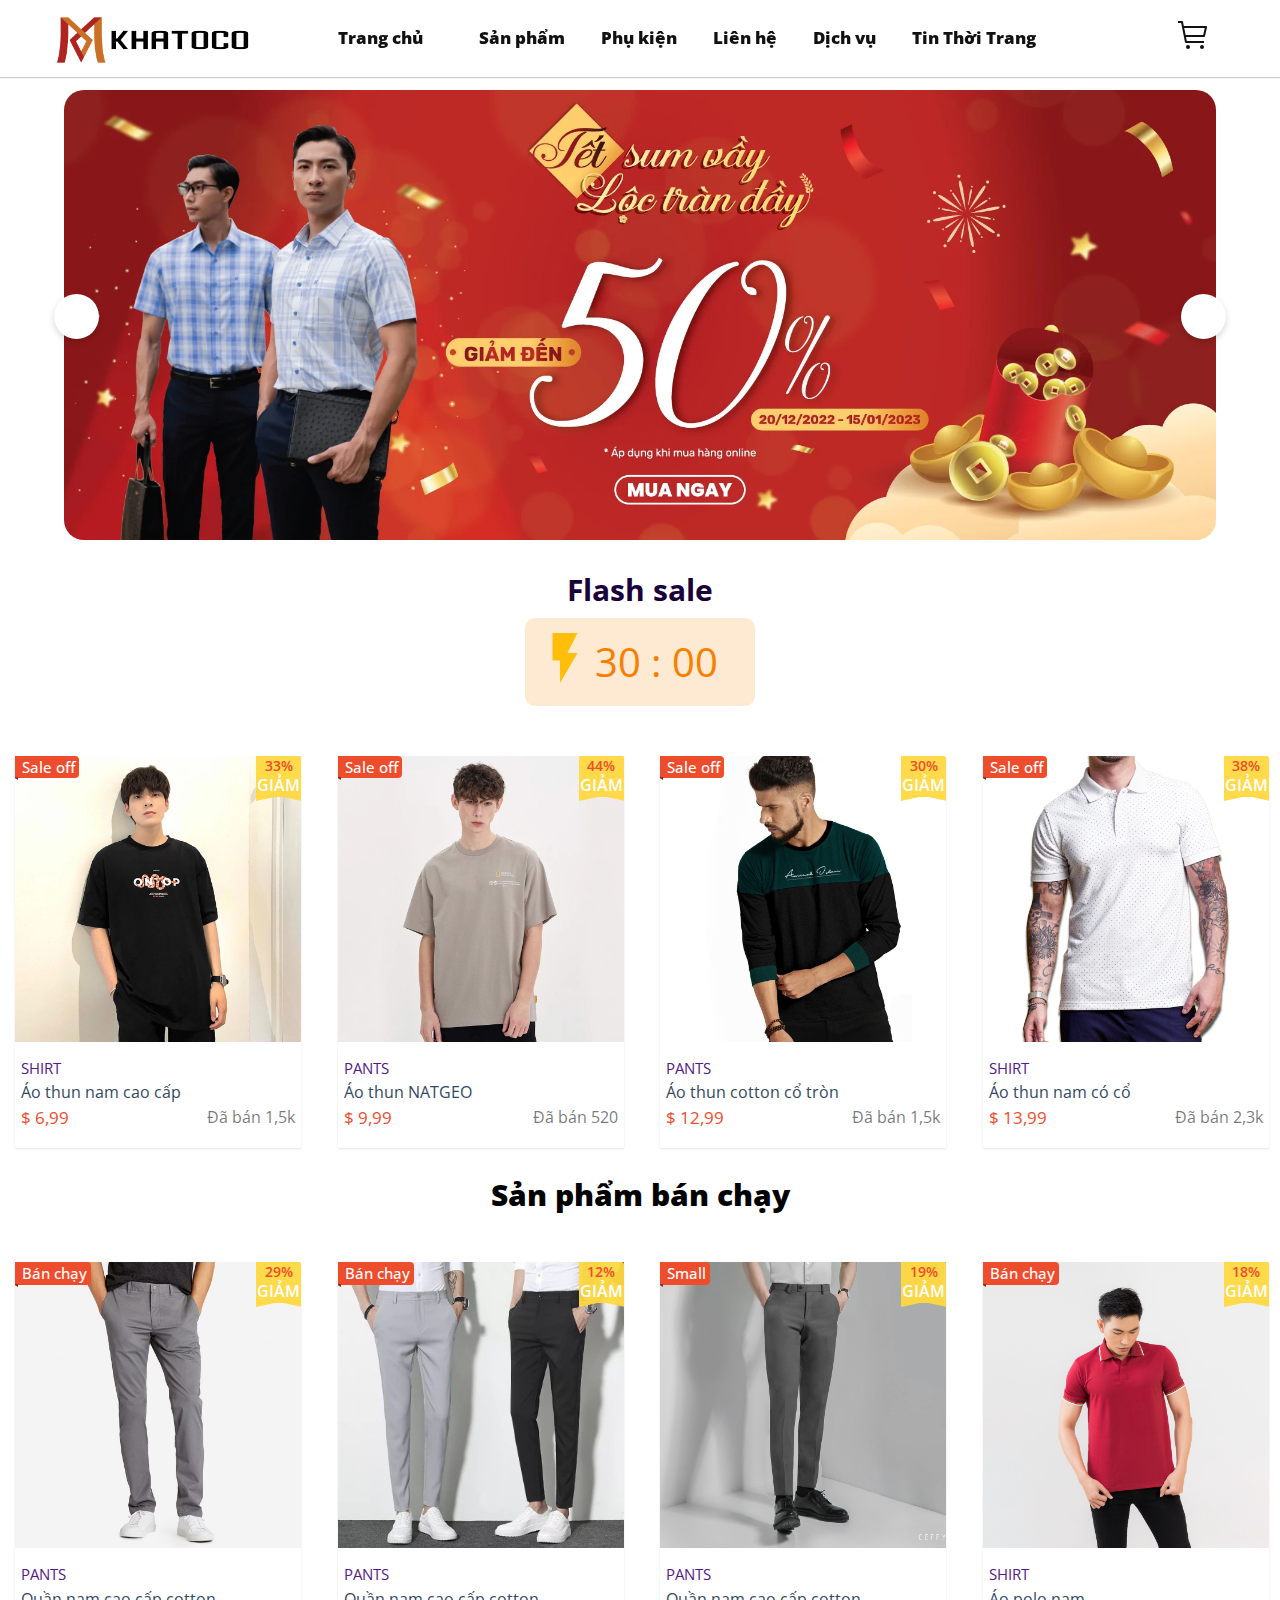
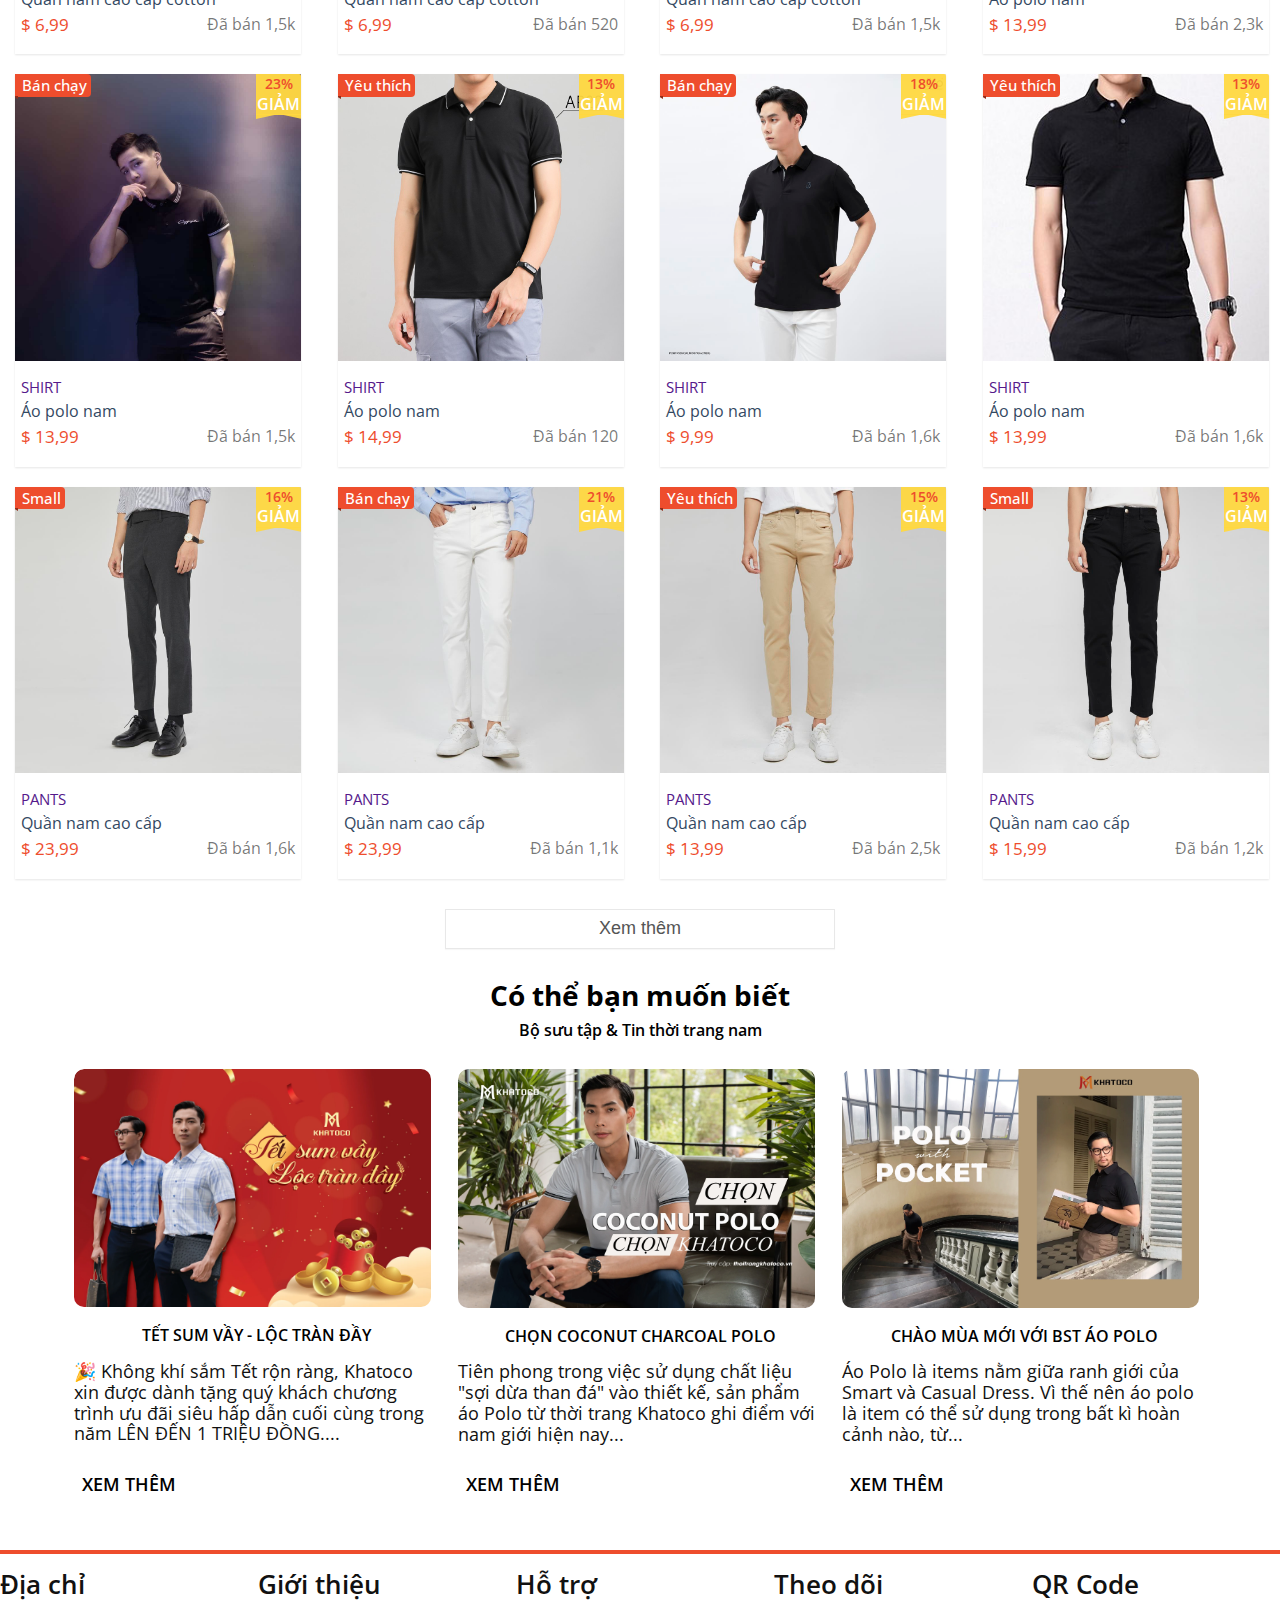
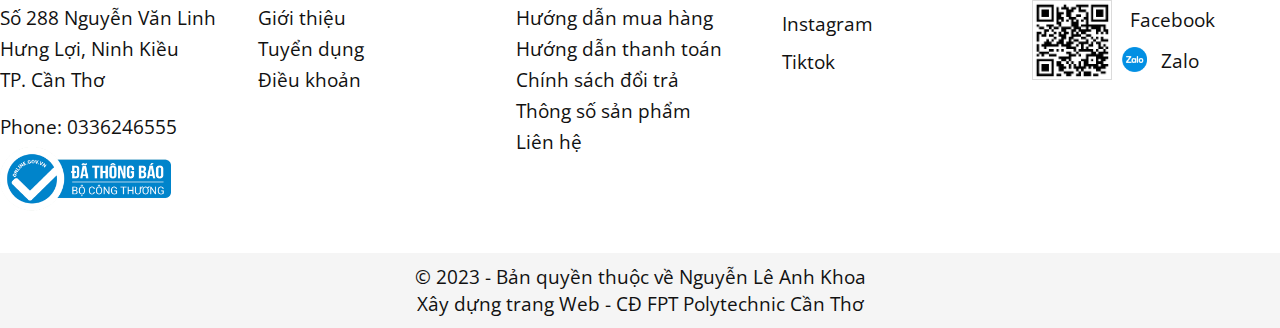
<file: Khoanlapc06444_ASM1_JS/index.html>
<!DOCTYPE html>
<html lang="en">

<head>
    <meta charset="UTF-8">
    <meta http-equiv="X-UA-Compatible" content="IE=edge">
    <meta name="viewport" content="width=device-width, initial-scale=1.0">
    <link rel="stylesheet" href="https://cdnjs.cloudflare.com/ajax/libs/font-awesome/6.2.1/css/all.min.css"
        integrity="sha512-MV7K8+y+gLIBoVD59lQIYicR65iaqukzvf/nwasF0nqhPay5w/9lJmVM2hMDcnK1OnMGCdVK+iQrJ7lzPJQd1w=="
        crossorigin="anonymous" referrerpolicy="no-referrer" />
    <link rel="stylesheet" href="index.css">
    <link rel="stylesheet" href="nav_tablet-mobile.css">
    <link rel="stylesheet" href="Css/responsive.css">
    <title>Khataco</title>
</head>

<body onload="fStart();" >

    <div id="wrapper">
        <!-- Header -->
        <div id="header">
            <nav class="container">
                <div id="logo-header">
                    <img src="./img/logo_khatoco.webp" alt="">
                    <!-- <img src="./img/khoa_clothes.png" alt=""> -->
                </div>
                <ul id="main-menu">
                    <!-- <li><img src="./img/logo_khatoco.webp" alt=""></li> -->
                    <li><a href="">Trang chủ</a></li>
                    <li>
                        <a href="#product-target" >Sản phẩm</a>
                        <ul class="sub-menu">
                            <li><a href="">Áo thun</a></li>
                            <li><a href="">Áo sơ mi</a></li>
                            <li><a href="">Quần short</a></li>
                            <li><a href="">Quần jeans</a></li>
                        </ul>
                    </li>
                    <li>
                        <a href="#1">Phụ kiện</a>
                        <ul class="sub-menu">
                            <li><a href="#1">Thắt lưng</a></li>
                            <li><a href="">Mắt kính</a></li>
                            <li><a href="">Túi</a></li>
                        </ul>
                    </li>
                    <li>
                        <a href="lienhe.html">Liên hệ</a>
                        <ul class="sub-menu">
                            <li><a href="lienhe.html">Địa chỉ</a></li>
                            <li><a href="lienhe.html">Email</a></li>
                            <li><a href="lienhe.html">Phone</a></li>
                        </ul>
                    </li>
                    <li>
                        <a href="#1">Dịch vụ</a>
                        <ul class="sub-menu">
                            <li><a href="">Bảo hành</a></li>
                            <li><a href="">Đặt hàng</a></li>
                            <li><a href="">Giao hàng</a></li>
                        </ul>

                    </li>
                    <li>
                        <a href="#1">Tin Thời Trang</a>


                    </li>

                    <div class="lop-gia"></div>
                    <!-- Form login -->
                    <li>
                        
                        <button class="btn-user"><i class=" fa-solid fa-user"></i></button>                      
                        <ul class="form-item">
                            <li>
                                <div class="forms">
                                    <form action="">
                                        <h3>Đăng nhập </h3>
                                        <div class="form-login">
                                            <input class="input-login" type="text" name="code-student" required >
                                            <label for="">Email</label>
                                            <p class="error-message"></p>
                                        </div>
                                        <div class="form-login">
                                            <input class="input-login" type="password" name="password" required >
                                            <label for="">Mật khẩu</label>
                                            <p class="error-message"></p>
                                        </div>
                                        <div class="form-login">
                                            <input class="input-login" type="password" name="confirm-password" required id="confirmPw">
                                            <label for="">Nhập lại mật khẩu</label>
                                            <p class="error-message"></p>
                                        </div>
                                        <input type="submit" value="Đăng nhập"  class="btn-login">
                                        
                                        <div class="or-login">
                                            <p>hoặc đăng nhập với</p>
                                            <div class="logo-login">
                                                <button class="logo-login-item"><i
                                                        class=" fa-brands fa-facebook"></i></button>
                                                <button class="logo-login-item">
                                                        <i class="color-inta fa-brands fa-instagram"></i></button>
                                                <button class="logo-login-item"><i
                                                        class=" color-black fa-brands fa-brands fa-tiktok"></i></button>
                                            </div>
                                        </div>
                                        <div class="new-user">
                                            <div class="new-user-link">
                                                <a href="">Khách hàng mới?</a>
                                                <a href="#1" class="create-account">Tạo tài khoản</a>
                                            </div>
                                            <div class="new-user-link">
                                                <a href="#1">Quên mật khẩu?</a>
                                                <a href="#1">Khôi phục mật khẩu</a>
                                            </div>
                                        </div>

                                    </form>

                                </div>
                            </li>
                        </ul>

                        
                    </li>


                    <!-- Seach -->                  

                    <li>

                        <i class="pseudo-class fa-solid fa-magnifying-glass"></i>
                        <ul class="header-search">

                            <li>
                                <div class="search">
                                    <div class="seach-top">
                                        <p>Tìm kiếm</p>
                                    </div>

                                    <form action="" class="search-box">
                                        <input type="text" class="search-text" placeholder="Tìm kiếm sản phẩm..."
                                            required>
                                        <button class="search-btn"><i class="fa-solid fa-magnifying-glass"></i></button>
                                    </form>
                                </div>
                            </li>
                        </ul>
                    </li>

                    <!-- User -->
                    

                    <!-- Cart -->
                    <li>
                        <svg xmlns="http://www.w3.org/2000/svg" width="32" height="32" viewBox="0 0 32 32">
                            <circle cx="10" cy="28" r="2" fill="currentColor" />
                            <circle cx="24" cy="28" r="2" fill="currentColor" />
                            <path
                                fill="currentColor"
                                d="M28 7H5.82L5 2.8A1 1 0 0 0 4 2H0v2h3.18L7 23.2a1 1 0 0 0 1 .8h18v-2H8.82L8 18h18a1 1 0 0 0 1-.78l2-9A1 1 0 0 0 28 7Zm-2.8 9H7.62l-1.4-7h20.53Z"
                            />
                        </svg>
                        <!-- <i class="fa-solid fa-cart-shopping"></i> -->
                        <ul class="header-no-cart">

                            <li>
                                <div class="no-cart-item">
                                    <div class="no-cart-top">
                                        <p>Giỏ hàng</p>
                                    </div>

                                    <div class="no-cart">
                                        <img src="./img/no_cart.png" alt="">
                                        <p>Hiện chưa có sản phẩm</p>
                                    </div>
                                    <div class="no-cart-text">
                                        <p>TỔNG TIỀN:</p>
                                        <P>0₫</P>
                                    </div>
                                    <div class="no-cart-btn">
                                        <button class="btn-black"><a  href="cart.html">XEM GIỎ HÀNG</a></button>
                                        <button class="btn-red"><a  href="cart.html">THANH TOÁN</a></button>
                                    </div>

                                </div>
                            </li>
                        </ul>
                    </li>

                    

                </ul>
                <ul>
                    <li></li>
                </ul>
                
                    
            </nav>

            
                <div class="Header__nav-mobile">
                    
                    <label for="nav-mobile-input" class="nav_bars-btn">
                        <svg xmlns="http://www.w3.org/2000/svg" viewBox="0 0 448 512"><!--! Font Awesome Pro 6.2.0 by @fontawesome - https://fontawesome.com License - https://fontawesome.com/license (Commercial License) Copyright 2022 Fonticons, Inc. --><path d="M0 96C0 78.3 14.3 64 32 64H416c17.7 0 32 14.3 32 32s-14.3 32-32 32H32C14.3 128 0 113.7 0 96zM0 256c0-17.7 14.3-32 32-32H416c17.7 0 32 14.3 32 32s-14.3 32-32 32H32c-17.7 0-32-14.3-32-32zM448 416c0 17.7-14.3 32-32 32H32c-17.7 0-32-14.3-32-32s14.3-32 32-32H416c17.7 0 32 14.3 32 32z"/></svg>
                    </label>
    
    
                    <input type="checkbox"  name="" class="nav__input" id="nav-mobile-input">
    
    
                    <label for="nav-mobile-input" class="nav_overlay"></label>
    
                    <nav class="nav__mobile">
                        <label for="nav-mobile-input" class="nav__mobile-close">
                            <svg xmlns="http://www.w3.org/2000/svg" viewBox="0 0 320 512"><!--! Font Awesome Pro 6.2.0 by @fontawesome - https://fontawesome.com License - https://fontawesome.com/license (Commercial License) Copyright 2022 Fonticons, Inc. --><path d="M310.6 150.6c12.5-12.5 12.5-32.8 0-45.3s-32.8-12.5-45.3 0L160 210.7 54.6 105.4c-12.5-12.5-32.8-12.5-45.3 0s-12.5 32.8 0 45.3L114.7 256 9.4 361.4c-12.5 12.5-12.5 32.8 0 45.3s32.8 12.5 45.3 0L160 301.3 265.4 406.6c12.5 12.5 32.8 12.5 45.3 0s12.5-32.8 0-45.3L205.3 256 310.6 150.6z"/></svg>
                        </label>
                        <ul class="nav__mobile-list">
                            <li>
                                <a href="index.html" class="nav__mobile-link">Trang chủ</a>
                            </li>
                            <li>
                                <a href="#product-target" class="nav__mobile-link">Sản phẩm</a>
                            </li>
                            <li>
                                <a href="#1" class="nav__mobile-link">Phụ kiện</a>
                            </li>
                            <li>
                                <a href="lienhe.html" class="nav__mobile-link">Liên hệ</a>
                            </li>
                            <li>
                                <a href="tinthoitrang.html" class="nav__mobile-link">Tin thời trang</a>
                            </li>
                            <li>
                                <a href="account.html" class="nav__mobile-link">Đăng nhập</a>
                            </li>
                            <li>
                                <a href="cart.html" class="nav__mobile-link">Giỏ hàng</a>
                            </li>
                            
                        </ul>
                    </nav>
                    
                    <div id="logo-header">
                        <img src="./img/logo_khatoco.webp" alt="">
                    </div>

                    
                    
                </div>
            
        </div>
        



        
        
        <div  class="slideshow">
            <div class="slides">
              <i class="iconsilde-left fa-solid fa-chevron-left" onclick="beforeSlide();"></i>
              <img id="mySlide" src="./img/banner1.webp">
              <i class="iconsilde-right fa-solid fa-chevron-right" onclick="nextSlide();"></i>
              
              
            </div>          
        </div>

        
        
        <!-- Flase sale -->
        <h2 class="heading-flash">Flash sale</h2>
        <div class="wrapper-flash">
            
            <div class="count-dow">
                <div class="icon-flash">
                    <svg xmlns="http://www.w3.org/2000/svg" width="24" height="24" viewBox="0 0 24 24">
                        <path fill="currentColor" d="M7 2v11h3v9l7-12h-4l4-8z" />
                    </svg>
                </div>
                <div class="time-sale">30 : 00</div>
            </div>
        </div>

        <ul  class="products" id="list-Product-sale">
            
            <!-- <li>
                <div class="product-item">
                    <div class="product-top">
                        <a href="" class="product-thumb">
                            <img src="./img/pants_1.jpg" alt="shirt">
                        </a>
                        <a href="cart.html" class="buy-now">Mua ngay</a>
                    </div>
                    <div class="product-info">
                        <a href="" class="product-cat">Pants</a>
                        <a href="" class="product-name">Quần short nam cao cấp cotton</a>
                        <div class="product-price-dad">
                            <div class="product-price">$ 6,99</div>
                            <div class="product-sold">Đã bán 1,5k</div>
                        </div>

                    </div>
                    <div class="home-product-item__favourite">
                        <i class="fa-solid fa-check"></i>
                        <span>Bán chạy</span>
                    </div>
                    <div class="home-product-item__sale-off">
                        <span class="home-product-item__sale-off-percent">29%</span>
                        <span class="home-product-item__sale-off-label">GIẢM</span>
                    </div>
                </div>

            </li> -->
        </ul>
        
        <h3 id="product-target" class="sell-product"><a href="">Sản phẩm bán chạy</a></h3>

        <!-- Products -->
        <ul  class="products" id="list-Product">
            
            <li>
                <div class="product-item">
                    <div class="product-top">
                        <a href="" class="product-thumb">
                            <img src="./img/pants_1.jpg" alt="shirt">
                        </a>
                        <a href="cart.html" class="buy-now">Mua ngay</a>
                    </div>
                    <div class="product-info">
                        <a href="" class="product-cat">Pants</a>
                        <a href="" class="product-name">Quần short nam cao cấp cotton</a>
                        <div class="product-price-dad">
                            <div class="product-price">$ 6,99</div>
                            <div class="product-sold">Đã bán 1,5k</div>
                        </div>

                    </div>
                    <div class="home-product-item__favourite">
                        <i class="fa-solid fa-check"></i>
                        <span>Bán chạy</span>
                    </div>
                    <div class="home-product-item__sale-off">
                        <span class="home-product-item__sale-off-percent">29%</span>
                        <span class="home-product-item__sale-off-label">GIẢM</span>
                    </div>
                </div>

            </li>
            <!-- <li>
                <div class="product-item">
                    <div class="product-top">
                        <a href="" class="product-thumb">
                            <img src="./img/pants_2.jpg" alt="shirt">
                        </a>
                        <a href="cart.html" class="buy-now">Mua ngay</a>
                    </div>
                    <div class="product-info">
                        <a href="" class="product-cat">Pants</a>
                        <a href="" class="product-name">Quần short nam cao cấp cotton</a>
                        <div class="product-price-dad">
                            <div class="product-price">$ 6,99</div>
                            <div class="product-sold">Đã bán 520</div>
                        </div>
                    </div>
                    <div class="home-product-item__favourite">
                        <i class="fa-solid fa-check"></i>
                        <span>Bán chạy</span>
                    </div>
                    <div class="home-product-item__sale-off">
                        <span class="home-product-item__sale-off-percent">20%</span>
                        <span class="home-product-item__sale-off-label">GIẢM</span>
                    </div>
                </div>

            </li>
            <li>
                <div class="product-item">
                    <div class="product-top">
                        <a href="" class="product-thumb">
                            <img src="./img/pants_3.jpg" alt="shirt">
                        </a>
                        <a href="cart.html" class="buy-now">Mua ngay</a>
                    </div>
                    <div class="product-info">
                        <a href="" class="product-cat">Pants</a>
                        <a href="" class="product-name">Quần short nam cao cấp cotton</a>
                        <div class="product-price-dad">
                            <div class="product-price">$ 6,99</div>
                            <div class="product-sold">Đã bán 958</div>
                        </div>
                    </div>
                    <div class="home-product-item__favourite">
                        <i class="fa-solid fa-check"></i>
                        <span>Small</span>
                    </div>
                    <div class="home-product-item__sale-off">
                        <span class="home-product-item__sale-off-percent">39%</span>
                        <span class="home-product-item__sale-off-label">GIẢM</span>
                    </div>
                </div>
            </li>
            <li>
                <div class="product-item">
                    <div class="product-top">
                        <a href="" class="product-thumb">
                            <img src="./img/shirt2.jpg" alt="shirt">
                        </a>
                        <a href="cart.html" class="buy-now">Mua ngay</a>
                    </div>
                    <div class="product-info">
                        <a href="" class="product-cat">Pants</a>
                        <a href="" class="product-name">Áo Polo nam cao cấp cotton</a>
                        <div class="product-price-dad">
                            <div class="product-price">$ 13,99</div>
                            <div class="product-sold">Đã bán 2,3k</div>
                        </div>
                    </div>
                    <div class="home-product-item__favourite">
                        <i class="fa-solid fa-check"></i>
                        <span>Yêu thích</span>
                    </div>
                    <div class="home-product-item__sale-off">
                        <span class="home-product-item__sale-off-percent">43%</span>
                        <span class="home-product-item__sale-off-label">GIẢM</span>
                    </div>
                </div>
            </li>
            <li>
                <div class="product-item">
                    <div class="product-top">
                        <a href="" class="product-thumb">
                            <img src="./img/shirt3.jpg" alt="shirt">
                        </a>
                        <a href="cart.html" class="buy-now">Mua ngay</a>
                    </div>
                    <div class="product-info">
                        <a href="" class="product-cat">Shirt</a>
                        <a href="" class="product-name">Áo Polo nam </a>
                        <div class="product-price-dad">
                            <div class="product-price">$ 8,99</div>
                            <div class="product-sold">Đã bán 520</div>
                        </div>
                    </div>
                    <div class="home-product-item__favourite">
                        <i class="fa-solid fa-check"></i>
                        <span>Bán chạy</span>
                    </div>
                    <div class="home-product-item__sale-off">
                        <span class="home-product-item__sale-off-percent">13%</span>
                        <span class="home-product-item__sale-off-label">GIẢM</span>
                    </div>
                </div>
            </li>
            <li>
                <div class="product-item">
                    <div class="product-top">
                        <a href="" class="product-thumb">
                            <img src="./img/shirt4.jfif" alt="shirt">
                        </a>
                        <a href="cart.html" class="buy-now">Mua ngay</a>
                    </div>
                    <div class="product-info">
                        <a href="" class="product-cat">Shirt</a>
                        <a href="" class="product-name">Áo Polo nam</a>
                        <div class="product-price-dad">
                            <div class="product-price">$ 12,99</div>
                            <div class="product-sold">Đã bán 520</div>
                        </div>
                    </div>
                    <div class="home-product-item__favourite">
                        <i class="fa-solid fa-check"></i>
                        <span>Bán chạy</span>
                    </div>
                    <div class="home-product-item__sale-off">
                        <span class="home-product-item__sale-off-percent">17%</span>
                        <span class="home-product-item__sale-off-label">GIẢM</span>
                    </div>
                </div>
            </li>
            <li>
                <div class="product-item">
                    <div class="product-top">
                        <a href="" class="product-thumb">
                            <img src="./img/shirt5.jpg" alt="shirt">
                        </a>
                        <a href="cart.html" class="buy-now">Mua ngay</a>
                    </div>
                    <div class="product-info">
                        <a href="" class="product-cat">Shirt</a>
                        <a href="" class="product-name">Áo Polo nam cao cấp</a>
                        <div class="product-price-dad">
                            <div class="product-price">$ 10,99</div>
                            <div class="product-sold">Đã bán 5,1k</div>
                        </div>
                    </div>
                    <div class="home-product-item__favourite">
                        <i class="fa-solid fa-check"></i>
                        <span>Yêu thích</span>
                    </div>
                    <div class="home-product-item__sale-off">
                        <span class="home-product-item__sale-off-percent">21%</span>
                        <span class="home-product-item__sale-off-label">GIẢM</span>
                    </div>
                </div>
            </li>
            <li>
                <div class="product-item">
                    <div class="product-top">
                        <a href="" class="product-thumb">
                            <img src="./img/shirt6.jpg" alt="shirt">
                        </a>
                        <a href="cart.html" class="buy-now">Mua ngay</a>
                    </div>
                    <div class="product-info">
                        <a href="" class="product-cat">Shirt</a>
                        <a href="" class="product-name">Áo Polo nam</a>
                        <div class="product-price-dad">
                            <div class="product-price">$ 16,99</div>
                            <div class="product-sold">Đã bán 1,1k</div>
                        </div>
                    </div>
                    <div class="home-product-item__favourite">
                        <i class="fa-solid fa-check"></i>
                        <span>Bán chạy</span>
                    </div>
                    <div class="home-product-item__sale-off">
                        <span class="home-product-item__sale-off-percent">10%</span>
                        <span class="home-product-item__sale-off-label">GIẢM</span>
                    </div>
                </div>
            </li>
            <li>
                <div class="product-item">
                    <div class="product-top">
                        <a href="" class="product-thumb">
                            <img src="./img/pants_4.jpg" alt="shirt">
                        </a>
                        <a href="cart.html" class="buy-now">Mua ngay</a>
                    </div>
                    <div class="product-info">
                        <a href="" class="product-cat">Pants</a>
                        <a href="" class="product-name">Quần Kaki nam</a>
                        <div class="product-price-dad">
                            <div class="product-price">$ 16,99</div>
                            <div class="product-sold">Đã bán 1,2k</div>
                        </div>
                    </div>
                    <div class="home-product-item__favourite">
                        <i class="fa-solid fa-check"></i>
                        <span>Bán chạy</span>
                    </div>
                    <div class="home-product-item__sale-off">
                        <span class="home-product-item__sale-off-percent">25%</span>
                        <span class="home-product-item__sale-off-label">GIẢM</span>
                    </div>
                </div>
            </li>
            <li>
                <div class="product-item">
                    <div class="product-top">
                        <a href="" class="product-thumb">
                            <img src="./img/pants_5.jpg" alt="shirt">
                        </a>
                        <a href="cart.html" class="buy-now">Mua ngay</a>
                    </div>
                    <div class="product-info">
                        <a href="" class="product-cat">Pants</a>
                        <a href="" class="product-name">Quần Kaki nam</a>
                        <div class="product-price-dad">
                            <div class="product-price">$ 21,99</div>
                            <div class="product-sold">Đã bán 3,3k</div>
                        </div>
                    </div>
                    <div class="home-product-item__favourite">
                        <i class="fa-solid fa-check"></i>
                        <span>Yêu thích</span>
                    </div>
                    <div class="home-product-item__sale-off">
                        <span class="home-product-item__sale-off-percent">20%</span>
                        <span class="home-product-item__sale-off-label">GIẢM</span>
                    </div>
                </div>
            </li>
            <li>
                <div class="product-item">
                    <div class="product-top">
                        <a href="" class="product-thumb">
                            <img src="./img/pants7.jpg" alt="shirt">
                        </a>
                        <a href="cart.html" class="buy-now">Mua ngay</a>
                    </div>
                    <div class="product-info">
                        <a href="" class="product-cat">Pants</a>
                        <a href="" class="product-name">Quần Kaki nam</a>
                        <div class="product-price-dad">
                            <div class="product-price">$ 10,99</div>
                            <div class="product-sold">2,3k</div>
                        </div>
                    </div>
                    <div class="home-product-item__favourite">
                        <i class="fa-solid fa-check"></i>
                        <span>Bán chạy</span>
                    </div>
                    <div class="home-product-item__sale-off">
                        <span class="home-product-item__sale-off-percent">26%</span>
                        <span class="home-product-item__sale-off-label">GIẢM</span>
                    </div>
                </div>
            </li>
            <li>
                <div class="product-item">
                    <div class="product-top">
                        <a href="" class="product-thumb">
                            <img src="./img/pants_8.jpg" alt="shirt">
                        </a>
                        <a href="cart.html" class="buy-now">Mua ngay</a>
                    </div>
                    <div class="product-info">
                        <a href="" class="product-cat">Pants</a>
                        <a href="" class="product-name">Quần Kaki nam</a>
                        <div class="product-price-dad">
                            <div class="product-price">$ 16,99</div>
                            <div class="product-sold">Đã bán 1,5k</div>
                        </div>
                    </div>
                    <div class="home-product-item__favourite">
                        <i class="fa-solid fa-check"></i>
                        <span>Bán chạy</span>
                    </div>
                    <div class="home-product-item__sale-off">
                        <span class="home-product-item__sale-off-percent">12%</span>
                        <span class="home-product-item__sale-off-label">GIẢM</span>
                    </div>
                </div>
            </li> -->
        </ul>

        <ul class="listPage">
            


        </ul>

        <div class="btn_see-more">
            <button>Xem thêm</button>
        </div>

        <!-- Content -->
        <div class="content-heading">
            <h2>Có thể bạn muốn biết</h2>
            <p>Bộ sưu tập & Tin thời trang nam</p>
        </div>
        <div class="contents">

            <div class="content-item">
                <div class="content-item-top">
                    <a href="tinthoitrang.html"><img src="./img/img-content-1.webp" alt=""></a>
                </div>
                <div class="content-item-text">
                    <h3>Tết sum vầy - Lộc tràn đầy </h3>
                    <p>🎉 Không khí sắm Tết rộn ràng, Khatoco xin được dành tặng quý khách chương trình ưu đãi siêu hấp
                        dẫn cuối cùng trong năm LÊN ĐẾN 1 TRIỆU ĐỒNG....</p>
                </div>
                <div class="content_watch-more">
                    <a href="tinthoitrang.html"><i class="fa-solid fa-plus"></i></a>
                    <a href="tinthoitrang.html">Xem thêm</a>
                </div>
            </div>
            <div class="content-item">
                <div class="content-item-top">
                    <a href="tinthoitrang.html"><img src="./img/content-img-2.webp" alt=""></a>
                </div>
                <div class="content-item-text">
                    <h3>Chọn Coconut Charcoal Polo</h3>
                    <p>Tiên phong trong việc sử dụng chất liệu "sợi dừa than đá" vào thiết kế, sản phẩm áo Polo từ thời
                        trang Khatoco ghi điểm với nam giới hiện nay...</p>
                </div>
                <div class="content_watch-more">
                    <a href="tinthoitrang.html"><i class="fa-solid fa-plus"></i></a>
                    <a href="tinthoitrang.html">Xem thêm</a>
                </div>
            </div>
            <div class="content-item">
                <div class="content-item-top">
                    <a href="tinthoitrang.html"><img src="./img/content-img-3.webp" alt=""></a>
                </div>
                <div class="content-item-text">
                    <h3>Chào mùa mới với BST áo polo</h3>
                    <p>Áo Polo là items nằm giữa ranh giới của Smart và Casual Dress. Vì thế nên áo polo là item có thể
                        sử dụng trong bất kì hoàn cảnh nào, từ...</p>
                </div>
                <div class="content_watch-more">
                    <a href="tinthoitrang.html"><i class="fa-solid fa-plus"></i></a>
                    <a href="tinthoitrang.html">Xem thêm</a>
                </div>
            </div>
        </div>


        <footer class="footer">
            <div class="grid">
                <div class="grid__row">
                    <div class="grid__column-2-4">
                        <h3 class="footer__heading">Địa chỉ </h3>
                        <ul class="footer-list">
                            <li class="footer-item">

                                <a href="" class="footer-item__link">
                                    <i class="fa-solid color-black fa-location-dot"></i>
                                    Số 288 Nguyễn Văn Linh
                                </a>
                            </li>
                            <li class="footer-item">
                                <a href="" class="footer-item__link">Hưng Lợi, Ninh Kiều</a>
                            </li>
                            <li class="footer-item">
                                <a href="" class="footer-item__link">TP. Cần Thơ</a>
                            </li>
                            <br>
                            <li class="footer-item">
                                <a href="" class="footer-item__link">Phone: 0336246555</a>
                            </li>
                            <li class="footer-item">
                                <a href="" class="footer-item__link"><img class="notification" src="./img/icon.png"
                                        alt=""></a>
                            </li>

                        </ul>
                    </div>
                    <div class="grid__column-2-4">
                        <h3 class="footer__heading">Giới thiệu </h3>
                        <ul class="footer-list">
                            <li class="footer-item">
                                <a href="" class="footer-item__link">Giới thiệu</a>
                            </li>
                            <li class="footer-item">
                                <a href="" class="footer-item__link">Tuyển dụng</a>
                            </li>
                            <li class="footer-item">
                                <a href="" class="footer-item__link">Điều khoản</a>
                            </li>
                        </ul>
                    </div>
                    <div class="grid__column-2-4">
                        <h3 class="footer__heading">Hỗ trợ </h3>
                        <ul class="footer-list">
                            <li class="footer-item">
                                <a href="" class="footer-item__link">Hướng dẫn mua hàng</a>
                            </li>
                            <li class="footer-item">
                                <a href="" class="footer-item__link">Hướng dẫn thanh toán</a>
                            </li>
                            <li class="footer-item">
                                <a href="" class="footer-item__link">Chính sách đổi trả</a>
                            </li>
                            <li class="footer-item">
                                <a href="" class="footer-item__link">Thông số sản phẩm</a>
                            </li>
                            <li class="footer-item">
                                <a href="" class="footer-item__link">Liên hệ</a>
                            </li>
                        </ul>
                    </div>
                    <div class="grid__column-2-4">
                        <h3 class="footer__heading">Theo dõi </h3>
                        <ul class="footer-list">

                            <li class="footer-item">
                                <a href="#1" class="footer-item__link">
                                    <i class="footer-item__icon color-inta fa-brands fa-instagram"></i>
                                    Instagram
                                </a>
                            </li>
                            <li class="footer-item">
                                <a href="#1" class="footer-item__link">
                                    <i class="footer-item__icon color-black fa-brands fa-brands fa-tiktok"></i>

                                    Tiktok
                                </a>
                            </li>
                        </ul>
                    </div>
                    <div class="grid__column-2-4">
                        <h3 class="footer__heading">QR Code</h3>
                        <div class="footer__download">
                            <img src="./img/qr-Facebook.png" alt="Download QR" class="footer__download-qr">
                            <div class="footer__download-apps">

                                <a href="https://www.facebook.com/profile.php?id=100035127872571" target="_blank"
                                    class="footer-item__link">
                                    <i class="footer-item__icon fa-brands fa-facebook"></i>
                                    Facebook
                                </a>
                                <a href="#1" class="footer-item__link">

                                    <img class="footer-item__zalo" src="./img/icon-zalo.png" alt="">
                                    <span>Zalo</span>

                                </a>


                                </li>
                            </div>
                        </div>
                    </div>
                </div>


            </div>

            <div class="footer__bottom">
                <div class="grid">
                    
                    <p class="footer__text">© 2023 - Bản quyền thuộc về Nguyễn Lê Anh Khoa</p>
                    <p class="footer__text">Xây dựng trang Web - CĐ FPT Polytechnic Cần Thơ</p>
                </div>
            </div>
        </footer>
    </div>
</body>

<script src="./JS/slideShow.js"></script>
<script src="JS/list_poduct.js"></script>
<script src="./JS/login.js"></script>


</html>
</file>
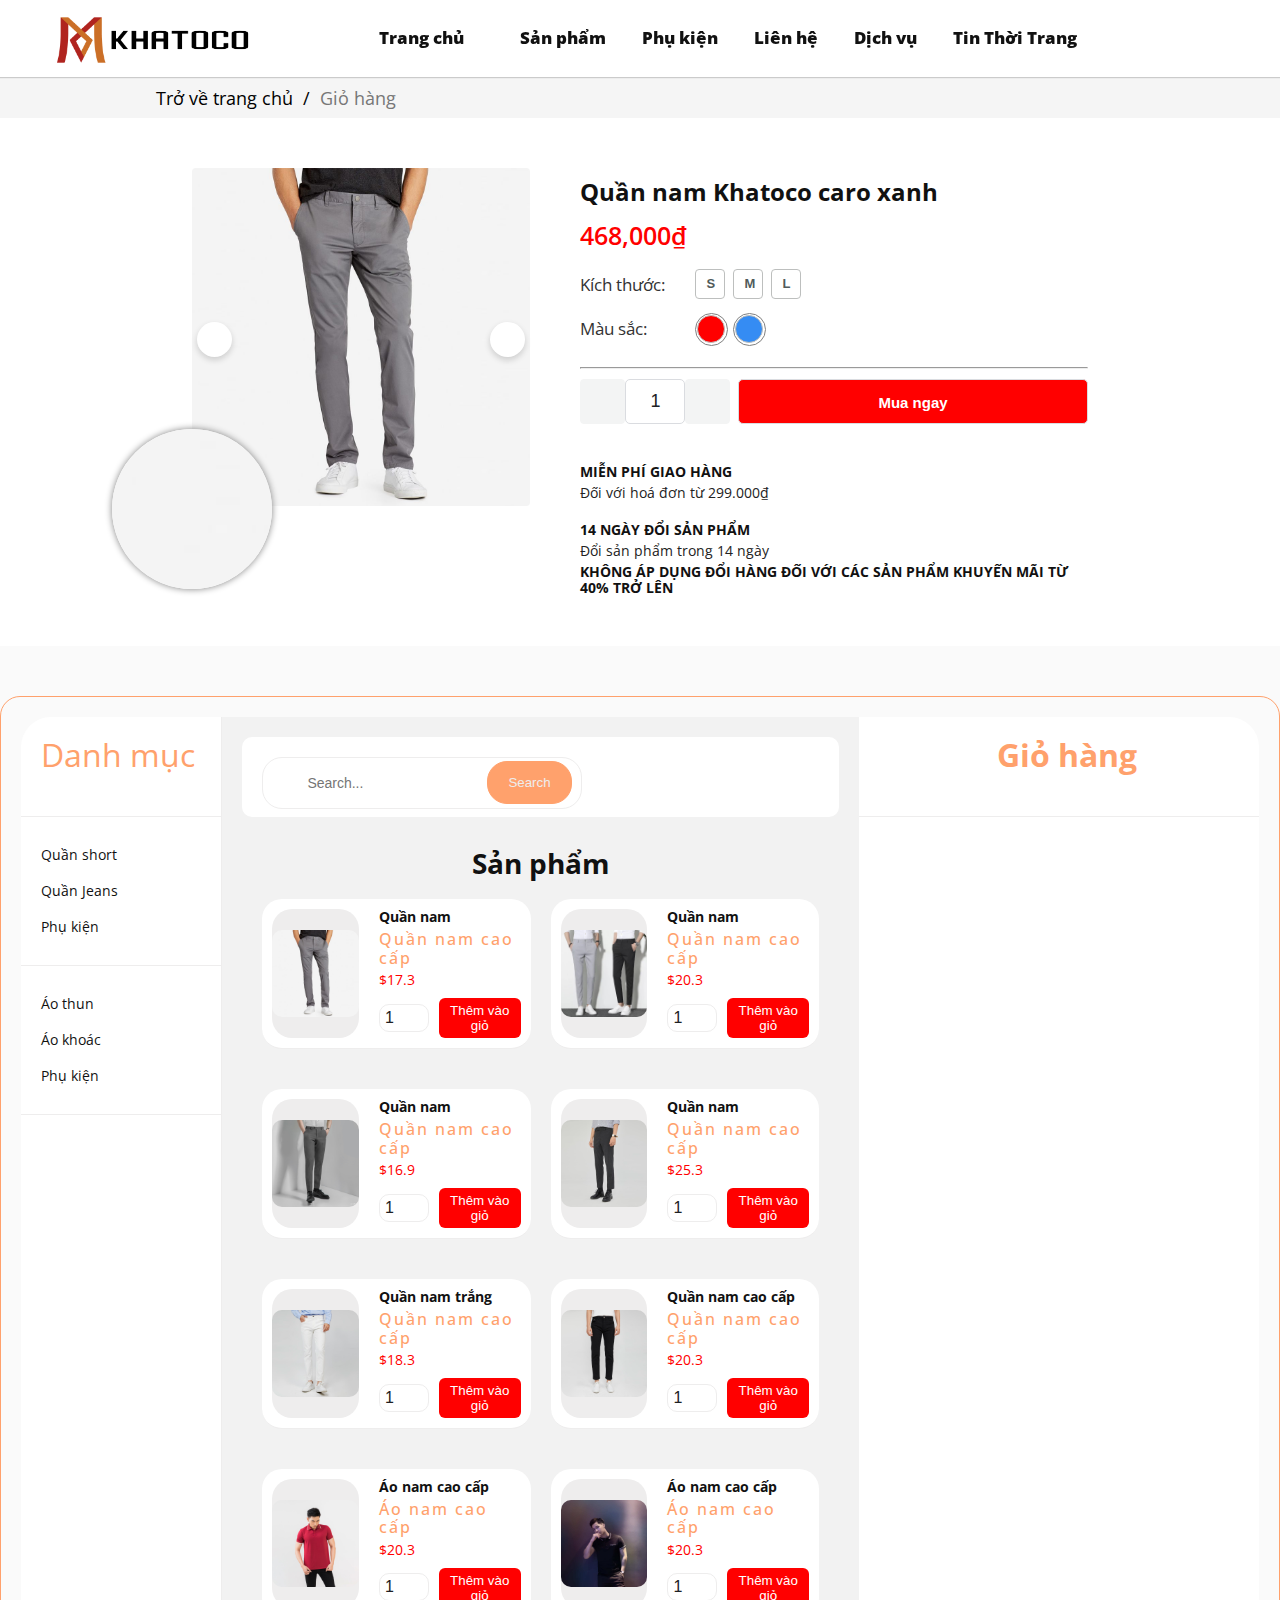
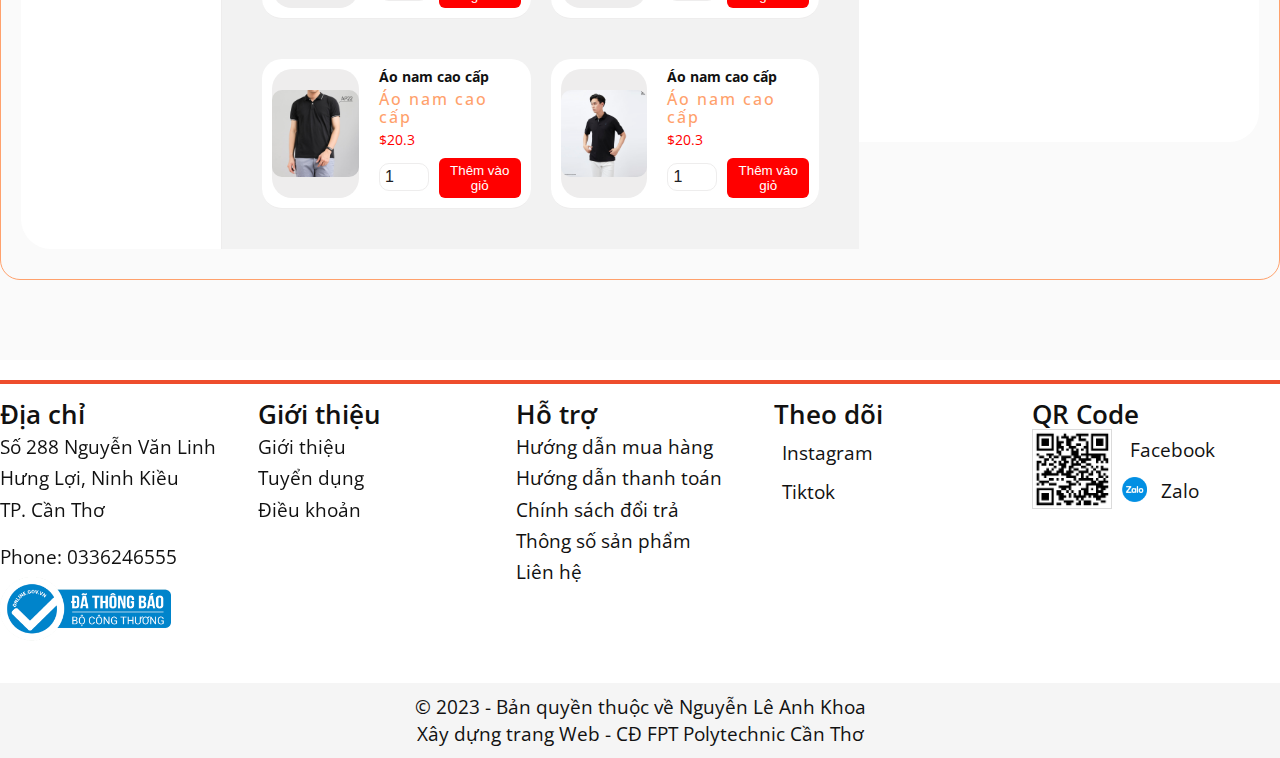
<file: Khoanlapc06444_ASM1_JS/cart.html>
<!DOCTYPE html>
<html lang="en">

<head>
    <meta charset="UTF-8">
    <meta http-equiv="X-UA-Compatible" content="IE=edge">
    <meta name="viewport" content="width=device-width, initial-scale=1.0">
    <link rel="stylesheet" href="https://cdnjs.cloudflare.com/ajax/libs/font-awesome/6.2.1/css/all.min.css"
        integrity="sha512-MV7K8+y+gLIBoVD59lQIYicR65iaqukzvf/nwasF0nqhPay5w/9lJmVM2hMDcnK1OnMGCdVK+iQrJ7lzPJQd1w=="
        crossorigin="anonymous" referrerpolicy="no-referrer" />
    <link rel="stylesheet" href="index.css">
    <link rel="stylesheet" href="tinthoitrang.css">
    <link rel="stylesheet" href="lienhe.css">
    <link rel="stylesheet" href="cart.css">
    <link rel="stylesheet" href="nav_tablet-mobile.css">
    <link rel="stylesheet" href="Css/responsive.css">
    <title>Liên hệ</title>
</head>

<body>
    
    <div id="wrapper">
        <div id="header">
            <nav class="container">
                <div id="logo-header">
                    <img src="./img/logo_khatoco.webp" alt="">
                </div>
                <ul id="main-menu">
                    <!-- <li><img src="./img/logo_khatoco.webp" alt=""></li> -->
                    <li><a href="index.html">Trang chủ</a></li>
                    <li>
                        <a href="index.html">Sản phẩm</a>
                        <ul class="sub-menu">
                            <li><a href="">Áo thun</a></li>
                            <li><a href="">Áo sơ mi</a></li>
                            <li><a href="">Quần short</a></li>
                            <li><a href="">Quần jeans</a></li>
                        </ul>
                    </li>
                    <li>
                        <a href="#1">Phụ kiện</a>
                        <ul class="sub-menu">
                            <li><a href="#1">Thắt lưng</a></li>
                            <li><a href="">Mắt kính</a></li>
                            <li><a href="">Túi</a></li>
                        </ul>
                    </li>
                    <li>
                        <a href="#1">Liên hệ</a>
                        <ul class="sub-menu">
                            <li><a href="">Địa chỉ</a></li>
                            <li><a href="">Email</a></li>
                            <li><a href="">Phone</a></li>
                        </ul>
                    </li>
                    <li>
                        <a href="#1">Dịch vụ</a>
                        <ul class="sub-menu">
                            <li><a href="">Bảo hành</a></li>
                            <li><a href="">Đặt hàng</a></li>
                            <li><a href="">Giao hàng</a></li>
                        </ul>

                    </li>
                    <li>
                        <a href="#1">Tin Thời Trang</a>


                    </li>
                    
                    <!-- Form login -->
                    <li>
                        <button class="btn-user"><i class=" fa-solid fa-user"></i></button>
                        
                        <ul class="form-item">
                            <li>
                                <div class="forms">
                                    <form action="">
                                        <h3>Đăng nhập tài khoản</h3>
                                        <div class="form-login">
                                            <input type="text" name="email" required >
                                            <label for="">Email</label>
                                        </div>
                                        <div class="form-login">
                                            <input type="password" name="password" required >
                                            <label for="">Mật khẩu</label>
                                        </div>
                                        <div class="form-login">
                                            <input type="password" name="password" required id="confirmPw">
                                            <label for="">Nhập lại mật khẩu</label>
                                        </div>
                                        <input type="submit" value="Đăng nhập"  class="btn-login">
                                        
                                        <div class="or-login">
                                            <p>hoặc đăng nhập với</p>
                                            <div class="logo-login">
                                                <button class="logo-login-item"><i
                                                        class=" fa-brands fa-facebook"></i></button>
                                                <button class="logo-login-item">
                                                        <i class="color-inta fa-brands fa-instagram"></i></button>
                                                <button class="logo-login-item"><i
                                                        class=" color-black fa-brands fa-brands fa-tiktok"></i></button>
                                            </div>
                                        </div>
                                        <div class="new-user">
                                            <div class="new-user-link">
                                                <a href="">Khách hàng mới?</a>
                                                <a href="account.html">Tạo tài khoản</a>
                                            </div>
                                            <div class="new-user-link">
                                                <a href="">Quên mật khẩu?</a>
                                                <a href="">Khôi phục mật khẩu</a>
                                            </div>
                                        </div>

                                    </form>

                                </div>
                            </li>
                        </ul>
                    </li>
                    
                    <!-- Seach -->
                    <li>
                        <i class="pseudo-class fa-solid fa-magnifying-glass"></i>
                        <!-- <a class="header-icon" href=""><i class="fa-solid fa-magnifying-glass"></i></a> -->
                        <ul class="header-search">

                            <li>
                                <div class="search">
                                    <div class="seach-top">
                                        <p>Tìm kiếm</p>
                                    </div>

                                    <form action="" class="search-box">
                                        <input type="text" class="search-text" placeholder="Tìm kiếm sản phẩm..."
                                            required>
                                        <button class="search-btn"><i class="fa-solid fa-magnifying-glass"></i></button>
                                    </form>
                                </div>
                            </li>
                        </ul>
                    </li>

                    <!-- User -->
                    <!-- <li>
                        <i class=" fa-solid fa-user"></i>
                        <ul class="form-item">
                            <li>
                                <div class="forms">
                                    <form action="">
                                        <h3>Đăng nhập tài khoản</h3>
                                        <div class="form-login">
                                            <input type="text" name="email" required>
                                            <label for="">Email</label>
                                        </div>
                                        <div class="form-login">
                                            <input type="password" name="password" required>
                                            <label for="">Mật khẩu</label>
                                        </div>
                                        <div class="form-login">
                                            <input type="password" name="password" required>
                                            <label for="">Nhập lại mật khẩu</label>
                                        </div>
                                        <input type="submit" value="Đăng nhập" class="btn-login">
                                        
                                        <div class="or-login">
                                            <p>hoặc đăng nhập với</p>
                                            <div class="logo-login">
                                               
                                                
                                                <button class="logo-login-item"><i
                                                        class=" fa-brands fa-facebook"></i></button>
                                                <button class="logo-login-item">
                                                        <i class="color-inta fa-brands fa-instagram"></i></button>        
                                                
                                                <button class="logo-login-item"><i
                                                        class=" color-black fa-brands fa-brands fa-tiktok"></i></button>
                                            </div>
                                        </div>
                                        <div class="new-user">
                                            <div class="new-user-link">
                                                <a href="">Khách hàng mới?</a>
                                                <a href="account.html">Tạo tài khoản</a>
                                            </div>
                                            <div class="new-user-link">
                                                <a href="">Quên mật khẩu?</a>
                                                <a href="">Khôi phục mật khẩu</a>
                                            </div>
                                        </div>

                                    </form>

                                </div>
                            </li>
                        </ul>
                    </li> -->

                    <!-- Cart -->
                    <li>
                        <i class="fa-solid fa-cart-shopping"></i>
                        <ul class="header-no-cart">

                            <li>
                                <div class="no-cart-item">
                                    <div class="no-cart-top">
                                        <p>Giỏ hàng</p>
                                    </div>

                                    <div class="no-cart">
                                        <img src="./img/no_cart.png" alt="">
                                        <p>Hiện chưa có sản phẩm</p>
                                    </div>
                                    <div class="list-cart2"></div>
                                    <div class="no-cart-text">
                                        <p>TỔNG TIỀN:</p>
                                        <P>0₫</P>
                                    </div>
                                    <div class="no-cart-btn">
                                        <button class="btn-black">XEM GIỎ HÀNG</button>
                                        <button class="btn-red">THANH TOÁN</button>
                                    </div>

                                </div>
                            </li>
                        </ul>
                    </li>


                </ul>
                <ul>
                    <li></li>
                </ul>

            </nav>

            <div class="Header__nav-mobile">
                    
                <label for="nav-mobile-input" class="nav_bars-btn">
                    <svg xmlns="http://www.w3.org/2000/svg" viewBox="0 0 448 512"><!--! Font Awesome Pro 6.2.0 by @fontawesome - https://fontawesome.com License - https://fontawesome.com/license (Commercial License) Copyright 2022 Fonticons, Inc. --><path d="M0 96C0 78.3 14.3 64 32 64H416c17.7 0 32 14.3 32 32s-14.3 32-32 32H32C14.3 128 0 113.7 0 96zM0 256c0-17.7 14.3-32 32-32H416c17.7 0 32 14.3 32 32s-14.3 32-32 32H32c-17.7 0-32-14.3-32-32zM448 416c0 17.7-14.3 32-32 32H32c-17.7 0-32-14.3-32-32s14.3-32 32-32H416c17.7 0 32 14.3 32 32z"/></svg>
                </label>


                <input type="checkbox"  name="" class="nav__input" id="nav-mobile-input">


                <label for="nav-mobile-input" class="nav_overlay"></label>

                <nav class="nav__mobile">
                    <label for="nav-mobile-input" class="nav__mobile-close">
                        <svg xmlns="http://www.w3.org/2000/svg" viewBox="0 0 320 512"><!--! Font Awesome Pro 6.2.0 by @fontawesome - https://fontawesome.com License - https://fontawesome.com/license (Commercial License) Copyright 2022 Fonticons, Inc. --><path d="M310.6 150.6c12.5-12.5 12.5-32.8 0-45.3s-32.8-12.5-45.3 0L160 210.7 54.6 105.4c-12.5-12.5-32.8-12.5-45.3 0s-12.5 32.8 0 45.3L114.7 256 9.4 361.4c-12.5 12.5-12.5 32.8 0 45.3s32.8 12.5 45.3 0L160 301.3 265.4 406.6c12.5 12.5 32.8 12.5 45.3 0s12.5-32.8 0-45.3L205.3 256 310.6 150.6z"/></svg>
                    </label>
                    <ul class="nav__mobile-list">
                        <li>
                            <a href="index.html" class="nav__mobile-link">Trang chủ</a>
                        </li>
                        <li>
                            <a href="#product-target" class="nav__mobile-link">Sản phẩm</a>
                        </li>
                        <li>
                            <a href="#1" class="nav__mobile-link">Phụ kiện</a>
                        </li>
                        <li>
                            <a href="lienhe.html" class="nav__mobile-link">Liên hệ</a>
                        </li>
                        <li>
                            <a href="tinthoitrang.html" class="nav__mobile-link">Tin thời trang</a>
                        </li>
                        <li>
                            <a href="account.html" class="nav__mobile-link">Đăng nhập</a>
                        </li>
                        <li>
                            <a href="cart.html" class="nav__mobile-link">Giỏ hàng</a>
                        </li>
                        
                    </ul>
                </nav>
                
                <div id="logo-header">
                    <img src="./img/logo_khatoco.webp" alt="">
                </div>
                
            </div>

        </div>
        <!-- Content -->
        <div class="rong">

        </div>
       

        <div class="return-page">
            <div class="wapper-return-page">
                <a href="index.html">Trở về trang chủ</a> 
                <a href="">/</a>
                <a href="">Giỏ hàng</a>
            </div>
            
        </div>

        
        <!-- Giỏ hàng -->
        
        <div class="carts">
            <div class="cart__img">
                <div class="cart__img-list">
                    <i class="iconsilde-left fa-solid fa-chevron-left" onclick="beforeSlide();"></i>
                    <img id="mySlide" src="./img/pants_1.jpg">
                    <i class="iconsilde-right fa-solid fa-chevron-right" onclick="nextSlide();"></i>
                    <div id="mirror"></div>
                    <div class="hide"></div>
                </div>
            </div>
            <div class="cart__content">
                <div class="cart__head">
                    <h2>Quần nam Khatoco caro xanh</h2>
                    <div class="cart__rice">468,000₫</div>
                </div>
                <div class="cart__size-list">
                    <div class="cart__size">
                        <div class="tittle-size">Kích thước: </div>
                        <input type="submit" value="S">
                        <input type="submit" value="M">
                        <input type="submit" value="L">
                    </div>
                    <div class="cart__color">
                        <div class="tittle-size">Màu sắc: </div>
                        <span></span>
                        <span></span>
                    </div>
                    
                </div>
                <hr>
                <div class="cart-bottom">
                    <div class="more-cart">
                        <button onclick="handleMinus()" ><i class="fa-solid fa-minus"></i></button>
                        <input type="text" value="1" id="amount">
                        <button onclick="handlePlus()"><i class="fa-solid fa-plus"></i> </button>
                    </div>
                    <input type="button" value="Mua ngay">
                </div>
                <ul class="free_ship">
                    <li>
                        
                        <i class="fa-solid fa-car-side"></i>
                        <strong>MIỄN PHÍ GIAO HÀNG</strong>
                        <p>Đối với hoá đơn từ 299.000₫</p>
                    </li>
                    <li>
                        <i class="fa-sharp fa-regular fa-clock"></i>
                        <strong>14 NGÀY ĐỔI SẢN PHẨM</strong>
                        <p>Đổi sản phẩm trong 14 ngày</p>
                        <strong>KHÔNG ÁP DỤNG ĐỔI HÀNG ĐỐI VỚI CÁC SẢN PHẨM KHUYẾN MÃI TỪ 40% TRỞ LÊN</strong>
                    </li>
                </ul>
            </div>
        </div>
        
        <!-- Add cart -->
        

    </div>

    <div class="boc">
        <div class="wrap__add-cart">
            <div class="menu__cart">
                <div class="logo">
                    <span>Danh mục</span>
                </div>
                <ul>
                    <li></i>Quần short</li>
                    <li></i>Quần Jeans</li>
                    <li></i>Phụ kiện</li>
                </ul>
                <ul>
                    <li></i>Áo thun</li>
                    <li></i>Áo khoác</li>
                    <li></i>Phụ kiện</li>
                </ul>
                
            </div>
            
            <div class="content__cart">
                <div class="search__cart">
                    <div class="form">
                        <i class="fa-solid fa-magnifying-glass"></i>
                        <input type="text" placeholder="Search...">
                        <button>Search</button>
                    </div>
                </div>
                
                <h1>Sản phẩm</h1>
                <div class="carts-list">
                    <div class="carts-item" data-key="1">
                        <div class="img">
                            <img src="img/pants_1.jpg" alt="">
                        </div>
                        <div class="content">
                            <div class="title">Quần nam</div>
                            <div class="des">
                                Quần nam cao cấp
                            </div>
                            <div class="price">$17.3</div>
                            <div class="content__bottom">
                                <input type="number" class="count" min="1" value="1">
                                <button class="add">Thêm vào giỏ</button>
                                <button class="pay">Thanh toán</button>
                                <button onclick="Remove(1)" class="remove"  ><i class="fa-solid fa-trash"></i></button>
                                
                            </div>


                        </div>                      
    
                    </div>
                    <div class="carts-item" data-key="2">
                        <div class="img">
                            <img src="img/pants_2.jpg" alt="">
                        </div>
                        <div class="content">
                            <div class="title">Quần nam</div>
                            <div class="des">
                                Quần nam cao cấp
                            </div>
                            <div class="price">$20.3</div>
                            <div class="content__bottom">
                                <input type="number" class="count" min="1" value="1">
                                <button class="add">Thêm vào giỏ</button>
                                <button class="pay">Thanh toán</button>
                                <button onclick="Remove(2)" class="remove"  ><i class="fa-solid fa-trash"></i></button>
                                
                            </div>
                        </div>
    
                    </div>
                    <div class="carts-item" data-key="3">
                        <div class="img">
                            <img src="img/pants_3.jpg" alt="">
                        </div>
                        <div class="content">
                            <div class="title">Quần nam</div>
                            <div class="des">
                                Quần nam cao cấp
                            </div>
                            <div class="price">$16.9</div>
                            <div class="content__bottom">
                                <input type="number" class="count" min="1" value="1">
                                <button class="add">Thêm vào giỏ</button>
                                <button class="pay">Thanh toán</button>
                                <button class="remove" onclick="Remove(3)" ><i class="fa-solid fa-trash"></i></button>
                                
                            </div>
                            
                        </div>
    
                    </div>
                    <div class="carts-item" data-key="4">
                        <div class="img">
                            <img src="img/pants_4.jpg" alt="">
                        </div>
                        <div class="content">
                            <div class="title">Quần nam</div>
                            <div class="des">
                                Quần nam cao cấp
                            </div>
                            <div class="price">$25.3</div>
                            <div class="content__bottom">
                                <input type="number" class="count" min="1" value="1">
                                <button class="add">Thêm vào giỏ</button>
                                <button class="pay">Thanh toán</button>
                                <button class="remove" onclick="Remove(4)" ><i class="fa-solid fa-trash"></i></button>
                                
                            </div>
                        </div>
    
                    </div>
                    <div class="carts-item" data-key="5">
                        <div class="img">
                            <img src="img/pants_5.jpg" alt="">
                        </div>
                        <div class="content">
                            <div class="title">Quần nam trắng</div>
                            <div class="des">
                                Quần nam cao cấp
                            </div>
                            <div class="price">$18.3</div>
                            <div class="content__bottom">
                                <input type="number" class="count" min="1" value="1">
                                <button class="add">Thêm vào giỏ</button>
                                <button class="pay">Thanh toán</button>
                                <button class="remove" onclick="Remove(5)" ><i class="fa-solid fa-trash"></i></button>
                                
                            </div>
                           
                        </div>
    
                    </div>
                    <div class="carts-item" data-key="6">
                        <div class="img">
                            <img src="img/pants_8.jpg" alt="">
                        </div>
                        <div class="content">
                            <div class="title">Quần nam cao cấp</div>
                            <div class="des">
                                Quần nam cao cấp
                                
    
                            </div>
                            <div class="price">$20.3</div>
                            <div class="content__bottom">
                                <input type="number" class="count" min="1" value="1">
                                <button class="add">Thêm vào giỏ</button>
                                <button class="pay">Thanh toán</button>
                                <button class="remove" onclick="Remove(6)" ><i class="fa-solid fa-trash"></i></button>                               
                            </div>
                        </div>
                    </div>
                    <div class="carts-item" data-key="7">
                        <div class="img">
                            <img src="img/shirt2.jpg" alt="">
                        </div>
                        <div class="content">
                            <div class="title">Áo nam cao cấp</div>
                            <div class="des">
                                Áo nam cao cấp                               
                            </div>
                            <div class="price">$20.3</div>
                            <div class="content__bottom">
                                <input type="number" class="count" min="1" value="1">
                                <button class="add">Thêm vào giỏ</button>
                                <button class="pay">Thanh toán</button>
                                <button class="remove" onclick="Remove(7)" ><i class="fa-solid fa-trash"></i></button>                               
                            </div>
                        </div>
                    </div>
                    <div class="carts-item" data-key="8">
                        <div class="img">
                            <img src="img/shirt3.jpg" alt="">
                        </div>
                        <div class="content">
                            <div class="title">Áo nam cao cấp</div>
                            <div class="des">
                                Áo nam cao cấp                               
                            </div>
                            <div class="price">$20.3</div>
                            <div class="content__bottom">
                                <input type="number" class="count" min="1" value="1">
                                <button class="add">Thêm vào giỏ</button>
                                <button class="pay">Thanh toán</button>
                                <button class="remove" onclick="Remove(8)" ><i class="fa-solid fa-trash"></i></button>                               
                            </div>
                        </div>
                    </div>
                    <div class="carts-item" data-key="9">
                        <div class="img">
                            <img src="img/shirt4.jfif" alt="">
                        </div>
                        <div class="content">
                            <div class="title">Áo nam cao cấp</div>
                            <div class="des">
                                Áo nam cao cấp                               
                            </div>
                            <div class="price">$20.3</div>
                            <div class="content__bottom">
                                <input type="number" class="count" min="1" value="1">
                                <button class="add">Thêm vào giỏ</button>
                                <button class="pay">Thanh toán</button>
                                <button class="remove" onclick="Remove(9)" ><i class="fa-solid fa-trash"></i></button>                               
                            </div>
                        </div>
                    </div>
                    <div class="carts-item" data-key="10">
                        <div class="img">
                            <img src="img/shirt5.jpg" alt="">
                        </div>
                        <div class="content">
                            <div class="title">Áo nam cao cấp</div>
                            <div class="des">
                                Áo nam cao cấp                               
                            </div>
                            <div class="price">$20.3</div>
                            <div class="content__bottom">
                                <input type="number" class="count" min="1" value="1">
                                <button class="add">Thêm vào giỏ</button>
                                <button class="pay">Thanh toán</button>
                                <button class="remove" onclick="Remove(10)" ><i class="fa-solid fa-trash"></i></button>                               
                            </div>
                        </div>
                    </div>
                    
                </div>
            </div>
            <div class="add__cart">
                <div  class="name"><i class="fa-solid fa-cart-plus"></i>Giỏ hàng</div>
                <div class="list-cart"></div>
            </div>
            
        </div>
        
    </div>

    <footer class="footer">
        <div class="grid">
            <div class="grid__row">
                <div class="grid__column-2-4">
                    <h3 class="footer__heading">Địa chỉ </h3>
                    <ul class="footer-list">
                        <li class="footer-item">

                            <a href="" class="footer-item__link">
                                <i class="fa-solid color-black fa-location-dot"></i>
                                Số 288 Nguyễn Văn Linh
                            </a>
                        </li>
                        <li class="footer-item">
                            <a href="" class="footer-item__link">Hưng Lợi, Ninh Kiều</a>
                        </li>
                        <li class="footer-item">
                            <a href="" class="footer-item__link">TP. Cần Thơ</a>
                        </li>
                        <br>
                        <li class="footer-item">
                            <a href="" class="footer-item__link">Phone: 0336246555</a>
                        </li>
                        <li class="footer-item">
                            <a href="" class="footer-item__link"><img class="notification" src="./img/icon.png"
                                    alt=""></a>
                        </li>

                    </ul>
                </div>
                <div class="grid__column-2-4">
                    <h3 class="footer__heading">Giới thiệu </h3>
                    <ul class="footer-list">
                        <li class="footer-item">
                            <a href="" class="footer-item__link">Giới thiệu</a>
                        </li>
                        <li class="footer-item">
                            <a href="" class="footer-item__link">Tuyển dụng</a>
                        </li>
                        <li class="footer-item">
                            <a href="" class="footer-item__link">Điều khoản</a>
                        </li>
                    </ul>
                </div>
                <div class="grid__column-2-4">
                    <h3 class="footer__heading">Hỗ trợ </h3>
                    <ul class="footer-list">
                        <li class="footer-item">
                            <a href="" class="footer-item__link">Hướng dẫn mua hàng</a>
                        </li>
                        <li class="footer-item">
                            <a href="" class="footer-item__link">Hướng dẫn thanh toán</a>
                        </li>
                        <li class="footer-item">
                            <a href="" class="footer-item__link">Chính sách đổi trả</a>
                        </li>
                        <li class="footer-item">
                            <a href="" class="footer-item__link">Thông số sản phẩm</a>
                        </li>
                        <li class="footer-item">
                            <a href="" class="footer-item__link">Liên hệ</a>
                        </li>
                    </ul>
                </div>
                <div class="grid__column-2-4">
                    <h3 class="footer__heading">Theo dõi </h3>
                    <ul class="footer-list">

                        <li class="footer-item">
                            <a href="" class="footer-item__link">
                                <i class="footer-item__icon color-inta fa-brands fa-instagram"></i>
                                Instagram
                            </a>
                        </li>
                        <li class="footer-item">
                            <a href="" class="footer-item__link">
                                <i class="footer-item__icon color-black fa-brands fa-brands fa-tiktok"></i>

                                Tiktok
                            </a>
                        </li>
                    </ul>
                </div>
                <div class="grid__column-2-4">
                    <h3 class="footer__heading">QR Code</h3>
                    <div class="footer__download">
                        <img src="./img/qr-Facebook.png" alt="Download QR" class="footer__download-qr">
                        <div class="footer__download-apps">

                            <a href="https://www.facebook.com/profile.php?id=100035127872571"
                                class="footer-item__link">
                                <i class="footer-item__icon fa-brands fa-facebook"></i>
                                Facebook
                            </a>
                            <a href="" class="footer-item__link">

                                <img class="footer-item__zalo" src="./img/icon-zalo.png" alt="">
                                <span>Zalo</span>

                            </a>


                            </li>
                        </div>
                    </div>
                </div>
            </div>


        </div>

        <div class="footer__bottom">
            <div class="grid">
                
                <p class="footer__text">© 2023 - Bản quyền thuộc về Nguyễn Lê Anh Khoa</p>
                <p class="footer__text">Xây dựng trang Web - CĐ FPT Polytechnic Cần Thơ</p>
            </div>
        </div>
    </footer>
    
</body>
<script src="./JS/cart.js"></script>
<script src="./JS/add_cart.js"></script>
<script src="./JS/login.js"></script>


</html>
</file>
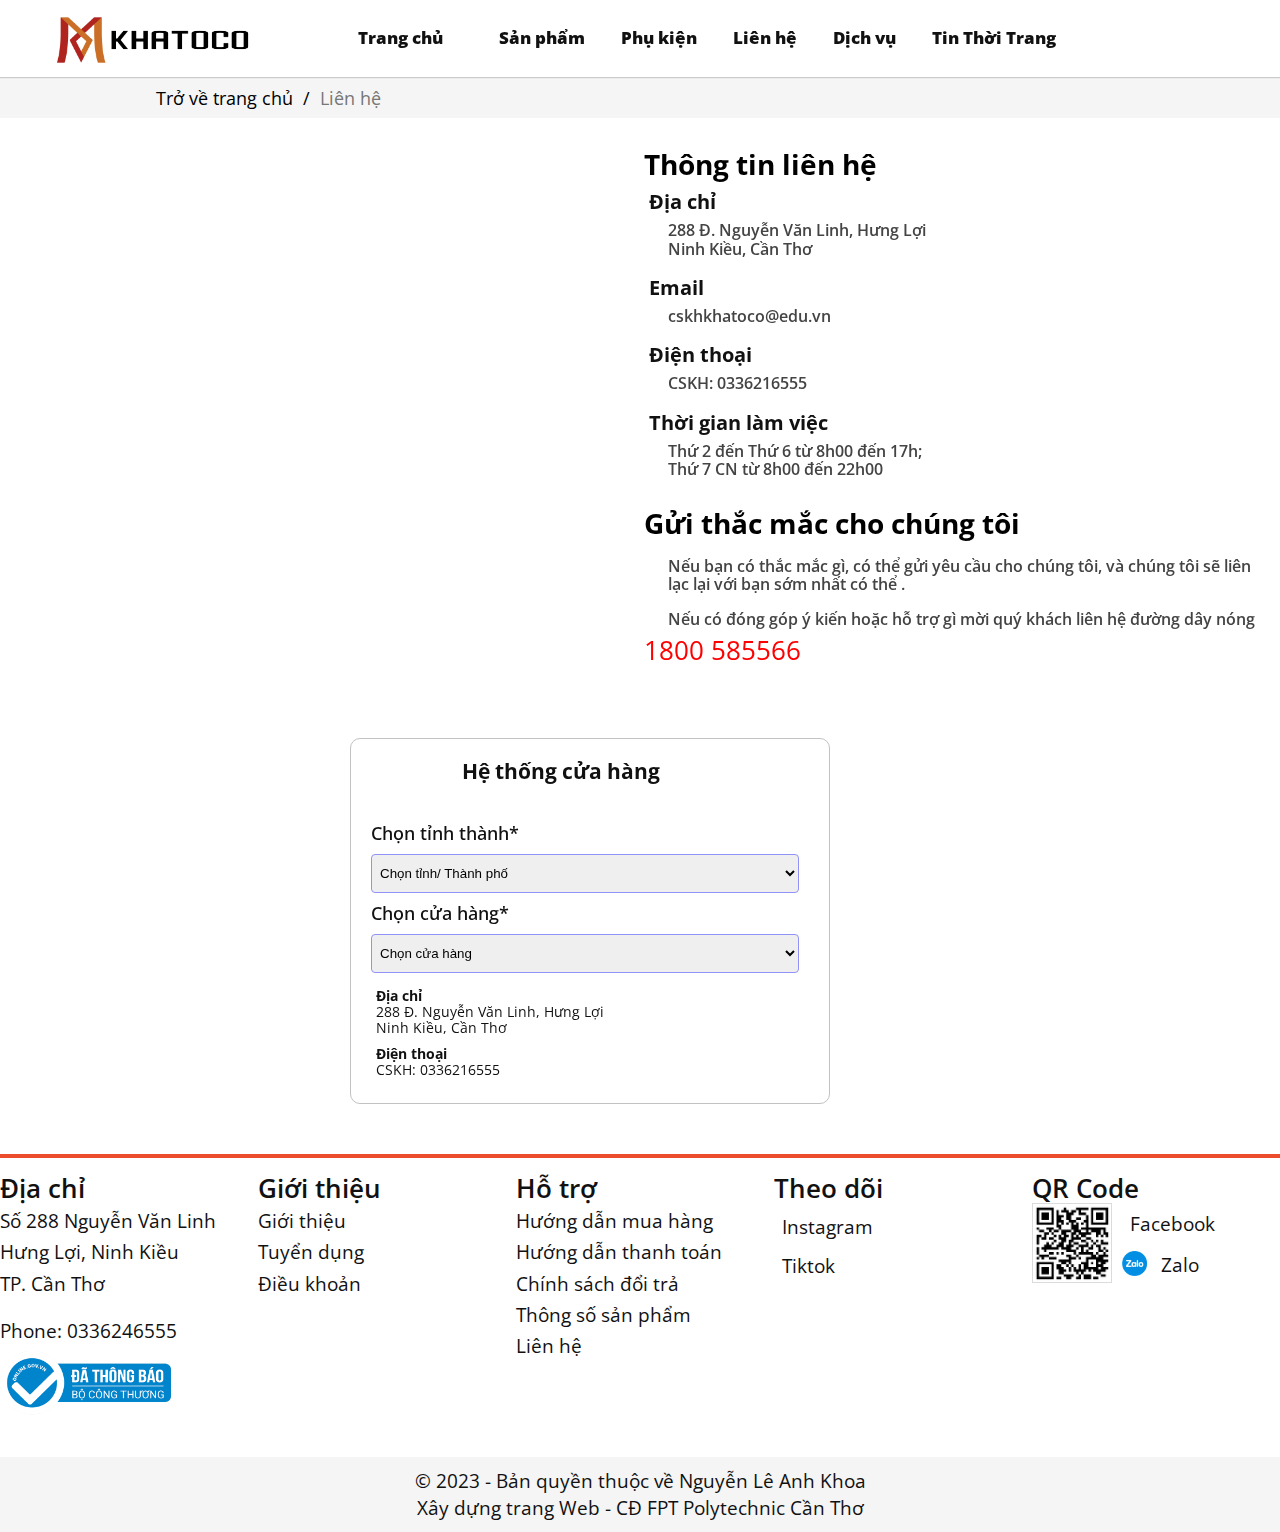
<file: Khoanlapc06444_ASM1_JS/lienhe.html>
<!DOCTYPE html>
<html lang="en">

<head>
    <meta charset="UTF-8">
    <meta http-equiv="X-UA-Compatible" content="IE=edge">
    <meta name="viewport" content="width=device-width, initial-scale=1.0">
    <link rel="stylesheet" href="https://cdnjs.cloudflare.com/ajax/libs/font-awesome/6.2.1/css/all.min.css"
        integrity="sha512-MV7K8+y+gLIBoVD59lQIYicR65iaqukzvf/nwasF0nqhPay5w/9lJmVM2hMDcnK1OnMGCdVK+iQrJ7lzPJQd1w=="
        crossorigin="anonymous" referrerpolicy="no-referrer" />
    <link rel="stylesheet" href="index.css">
    <link rel="stylesheet" href="tinthoitrang.css">
    <link rel="stylesheet" href="lienhe.css">
    <link rel="stylesheet" href="nav_tablet-mobile.css">
    <link rel="stylesheet" href="Css/responsive.css">
    <title>Liên hệ</title>
</head>

<body>
    
    <div id="wrapper">
        <div id="header">
            <nav class="container">
                <div id="logo-header">
                    <img src="./img/logo_khatoco.webp" alt="">
                </div>
                <ul id="main-menu">
                    <!-- <li><img src="./img/logo_khatoco.webp" alt=""></li> -->
                    <li><a href="index.html">Trang chủ</a></li>
                    <li>
                        <a href="#product-target" >Sản phẩm</a>
                        <ul class="sub-menu">
                            <li><a href="">Áo thun</a></li>
                            <li><a href="">Áo sơ mi</a></li>
                            <li><a href="">Quần short</a></li>
                            <li><a href="">Quần jeans</a></li>
                        </ul>
                    </li>
                    <li>
                        <a href="#1">Phụ kiện</a>
                        <ul class="sub-menu">
                            <li><a href="#1">Thắt lưng</a></li>
                            <li><a href="">Mắt kính</a></li>
                            <li><a href="">Túi</a></li>
                        </ul>
                    </li>
                    <li>
                        <a href="lienhe.html">Liên hệ</a>
                        <ul class="sub-menu">
                            <li><a href="lienhe.html">Địa chỉ</a></li>
                            <li><a href="lienhe.html">Email</a></li>
                            <li><a href="lienhe.html">Phone</a></li>
                        </ul>
                    </li>
                    <li>
                        <a href="#1">Dịch vụ</a>
                        <ul class="sub-menu">
                            <li><a href="">Bảo hành</a></li>
                            <li><a href="">Đặt hàng</a></li>
                            <li><a href="">Giao hàng</a></li>
                        </ul>

                    </li>
                    <li>
                        <a href="tinthoitrang.html">Tin Thời Trang</a>


                    </li>

                    <div class="lop-gia"></div>
                    <!-- Seach -->
                    <li>

                        <i class="pseudo-class fa-solid fa-magnifying-glass"></i>
                        <ul class="header-search">

                            <li>
                                <div class="search">
                                    <div class="seach-top">
                                        <p>Tìm kiếm</p>
                                    </div>

                                    <form action="" class="search-box">
                                        <input type="text" class="search-text" placeholder="Tìm kiếm sản phẩm..."
                                            required>
                                        <button class="search-btn"><i class="fa-solid fa-magnifying-glass"></i></button>
                                    </form>
                                </div>
                            </li>
                        </ul>
                    </li>

                    <!-- User -->
                    <li>
                        <i class=" fa-solid fa-user"></i>
                        <ul class="form-item">
                            <li>
                                <div class="forms">
                                    <form action="">
                                        <h3>Đăng nhập tài khoản</h3>
                                        <div class="form-login">
                                            <input type="text" name="email" required>
                                            <label for="">Email</label>
                                        </div>
                                        <div class="form-login">
                                            <input type="password" name="password" required>
                                            <label for="">Mật khẩu</label>
                                        </div>
                                        <div class="form-login">
                                            <input type="password" name="password" required>
                                            <label for="">Nhập lại mật khẩu</label>
                                        </div>
                                        <input type="submit" value="Đăng nhập" class="btn-login">
                                        
                                        <div class="or-login">
                                            <p>hoặc đăng nhập với</p>
                                            <div class="logo-login">
                                                <button class="logo-login-item"><i
                                                        class=" fa-brands fa-facebook"></i></button>
                                                <button class="logo-login-item">
                                                        <i class="color-inta fa-brands fa-instagram"></i></button>
                                                <button class="logo-login-item"><i
                                                        class=" color-black fa-brands fa-brands fa-tiktok"></i></button>
                                            </div>
                                        </div>
                                        <div class="new-user">
                                            <div class="new-user-link">
                                                <a href="">Khách hàng mới?</a>
                                                <a href="account.html">Tạo tài khoản</a>
                                            </div>
                                            <div class="new-user-link">
                                                <a href="">Quên mật khẩu?</a>
                                                <a href="">Khôi phục mật khẩu</a>
                                            </div>
                                        </div>

                                    </form>

                                </div>
                            </li>
                        </ul>
                    </li>

                    <!-- Cart -->
                    <li>
                        <i class="fa-solid fa-cart-shopping"></i>
                        <ul class="header-no-cart">

                            <li>
                                <div class="no-cart-item">
                                    <div class="no-cart-top">
                                        <p>Giỏ hàng</p>
                                    </div>

                                    <div class="no-cart">
                                        <img src="./img/no_cart.png" alt="">
                                        <p>Hiện chưa có sản phẩm</p>
                                    </div>
                                    <div class="no-cart-text">
                                        <p>TỔNG TIỀN:</p>
                                        <P>0₫</P>
                                    </div>
                                    <div class="no-cart-btn">
                                        <button class="btn-black"><a  href="cart.html">XEM GIỎ HÀNG</a></button>
                                        <button class="btn-red"><a  href="cart.html">THANH TOÁN</a></button>
                                    </div>

                                </div>
                            </li>
                        </ul>
                    </li>


                </ul>
                <ul>
                    <li></li>
                </ul>
                
                    
            </nav>
            
            <div class="Header__nav-mobile">
                    
                <label for="nav-mobile-input" class="nav_bars-btn">
                    <svg xmlns="http://www.w3.org/2000/svg" viewBox="0 0 448 512"><!--! Font Awesome Pro 6.2.0 by @fontawesome - https://fontawesome.com License - https://fontawesome.com/license (Commercial License) Copyright 2022 Fonticons, Inc. --><path d="M0 96C0 78.3 14.3 64 32 64H416c17.7 0 32 14.3 32 32s-14.3 32-32 32H32C14.3 128 0 113.7 0 96zM0 256c0-17.7 14.3-32 32-32H416c17.7 0 32 14.3 32 32s-14.3 32-32 32H32c-17.7 0-32-14.3-32-32zM448 416c0 17.7-14.3 32-32 32H32c-17.7 0-32-14.3-32-32s14.3-32 32-32H416c17.7 0 32 14.3 32 32z"/></svg>
                </label>


                <input type="checkbox"  name="" class="nav__input" id="nav-mobile-input">


                <label for="nav-mobile-input" class="nav_overlay"></label>

                <nav class="nav__mobile">
                    <label for="nav-mobile-input" class="nav__mobile-close">
                        <svg xmlns="http://www.w3.org/2000/svg" viewBox="0 0 320 512"><!--! Font Awesome Pro 6.2.0 by @fontawesome - https://fontawesome.com License - https://fontawesome.com/license (Commercial License) Copyright 2022 Fonticons, Inc. --><path d="M310.6 150.6c12.5-12.5 12.5-32.8 0-45.3s-32.8-12.5-45.3 0L160 210.7 54.6 105.4c-12.5-12.5-32.8-12.5-45.3 0s-12.5 32.8 0 45.3L114.7 256 9.4 361.4c-12.5 12.5-12.5 32.8 0 45.3s32.8 12.5 45.3 0L160 301.3 265.4 406.6c12.5 12.5 32.8 12.5 45.3 0s12.5-32.8 0-45.3L205.3 256 310.6 150.6z"/></svg>
                    </label>
                    <ul class="nav__mobile-list">
                        <li>
                            <a href="index.html" class="nav__mobile-link">Trang chủ</a>
                        </li>
                        <li>
                            <a href="#product-target" class="nav__mobile-link">Sản phẩm</a>
                        </li>
                        <li>
                            <a href="#1" class="nav__mobile-link">Phụ kiện</a>
                        </li>
                        <li>
                            <a href="lienhe.html" class="nav__mobile-link">Liên hệ</a>
                        </li>
                        <li>
                            <a href="tinthoitrang.html" class="nav__mobile-link">Tin thời trang</a>
                        </li>
                        <li>
                            <a href="account.html" class="nav__mobile-link">Đăng nhập</a>
                        </li>
                        <li>
                            <a href="cart.html" class="nav__mobile-link">Giỏ hàng</a>
                        </li>
                        
                    </ul>
                </nav>
                
                <div id="logo-header">
                    <img src="./img/logo_khatoco.webp" alt="">
                </div>
                
            </div>

        </div>
        <!-- Content -->
        <div class="rong">

        </div>
       

        <div class="return-page">
            <div class="wapper-return-page">
                <a href="index.html">Trở về trang chủ</a> 
                <a href="">/</a>
                <a href="">Liên hệ</a>
            </div>
            
        </div>

        
        <!-- GG map -->
        <div class="gg-map">
            <iframe src="https://www.google.com/maps/embed?pb=!1m18!1m12!1m3!1d6752.275881454916!2d105.75082061248679!3d10.025462761371784!2m3!1f0!2f0!3f0!3m2!1i1024!2i768!4f13.1!3m3!1m2!1s0x31a088476bb00027%3A0xd3c02747d1cbc8c6!2zMjg4IMSQLiBOZ3V54buFbiBWxINuIExpbmgsIEjGsG5nIEzhu6NpLCBOaW5oIEtp4buBdSwgQ-G6p24gVGjGoSwgVmnhu4d0IE5hbQ!5e0!3m2!1svi!2s!4v1676527288774!5m2!1svi!2s" 
            width="800" height="550" style="border:0;" allowfullscreen="" loading="lazy" referrerpolicy="no-referrer-when-downgrade"></iframe>
        
            
            <div class="content-heading">
                <h2>Thông tin liên hệ</h2>
                <ul>
                    <li>
                        <span>
                            <i class="fa-solid color-black fa-location-dot"></i>
                            <strong>Địa chỉ</strong>
                            <p>288 Đ. Nguyễn Văn Linh, Hưng Lợi <br> Ninh Kiều, Cần Thơ</p>
                        </span>
                        
                    </li>
                </ul>
                
                <ul>
                    <li>
                        <span>
                            <i class="fa-solid fa-envelope"></i>
                            <strong>Email</strong>
                            <p>cskhkhatoco@edu.vn</p>
                        </span>
                        
                    </li>
                </ul>
                <ul>
                    <li>
                        <span>
                            <i class="fa-solid fa-phone-volume"></i>
                            
                            <strong>Điện thoại</strong>
                            <p>CSKH: 0336216555</p>
                        </span>
                        
                    </li>
                </ul>
                <ul>
                    <li>
                        <span>
                            <i class="fa-solid fa-earth-americas"></i>
                            <strong>Thời gian làm việc</strong>
                            <p>Thứ 2 đến Thứ 6 từ 8h00 đến 17h; <br> Thứ 7 CN từ 8h00 đến 22h00</p>
                            
                        </span>
                        
                    </li>
                </ul>

                <h2>Gửi thắc mắc cho chúng tôi</h2>
                <ul>
                    <li>
                        <span>                                          
                            <p>Nếu bạn có thắc mắc gì, có thể gửi yêu cầu cho chúng tôi, và chúng tôi sẽ liên lạc lại với bạn sớm nhất có thể .</p>
                            <p >Nếu có đóng góp ý kiến hoặc hỗ trợ gì mời quý khách liên hệ đường dây nóng</p>
                            <i class="fa-solid fa-phone-volume"></i>
                            <a class="hot-red">1800 585566</a>
                        </span>
                        
                    </li>
                </ul>
            </div>
        </div>

        <div class="shop-system">
            
            <form action="">
                <h2>Hệ thống cửa hàng</h2>
                <div class="form-choose">
                    <p>Chọn tỉnh thành*</p>
                    <select class="select">
                        <option value="">Chọn tỉnh/ Thành phố</option>
                        <option value="">TP. Hồ Chí Minh</option>
                        <option value="6b06015a-0ac4-4cb6-a847-63a4b2cd25d9">Cần Thơ</option>
                        <option value="">Hà Nội</option>
                        <option value="">Tiền Giang</option>
                        <option value="">Vĩnh Long</option>
                        
                    </select>
                    <p>Chọn cửa hàng*</p>
                    
                    <select class="select">
                        <option value="">Chọn cửa hàng</option>
                        <option value="">288 Đ.NVL, Hưng Lợi, Ninh Kiều, Cần Thơ</option>
                        <option value="">Toà nhà A2, Quang Trung, P, Cái Răng, Cần Thơ</option>
                        
                    </select>
                    

                    <ul>
                        <li>
                            <span>
                                <i class="fa-solid color-black fa-location-dot"></i>
                                <strong>Địa chỉ</strong>
                                <p>288 Đ. Nguyễn Văn Linh, Hưng Lợi <br> Ninh Kiều, Cần Thơ</p>
                            </span>
                            
                        </li>
                    </ul>
                    <ul>
                        <li>
                            <span>
                                <i class="fa-solid fa-phone-volume"></i>
                                
                                <strong>Điện thoại</strong>
                                <p>CSKH: 0336216555</p>
                            </span>
                            
                        </li>
                    </ul>
                </div>
                
                
        
                
            </form>
            <iframe src="https://www.google.com/maps/embed?pb=!1m18!1m12!1m3!1d6752.275881454916!2d105.75082061248679!3d10.025462761371784!2m3!1f0!2f0!3f0!3m2!1i1024!2i768!4f13.1!3m3!1m2!1s0x31a088476bb00027%3A0xd3c02747d1cbc8c6!2zMjg4IMSQLiBOZ3V54buFbiBWxINuIExpbmgsIEjGsG5nIEzhu6NpLCBOaW5oIEtp4buBdSwgQ-G6p24gVGjGoSwgVmnhu4d0IE5hbQ!5e0!3m2!1svi!2s!4v1676527288774!5m2!1svi!2s" 
            width="" height="" style="border:0;" allowfullscreen="" loading="lazy" referrerpolicy="no-referrer-when-downgrade"></iframe>
        </div>

        
       


        

        
        
        

        

        



    </div>
    <footer class="footer">
        <div class="grid">
            <div class="grid__row">
                <div class="grid__column-2-4">
                    <h3 class="footer__heading">Địa chỉ </h3>
                    <ul class="footer-list">
                        <li class="footer-item">

                            <a href="" class="footer-item__link">
                                <i class="fa-solid color-black fa-location-dot"></i>
                                Số 288 Nguyễn Văn Linh
                            </a>
                        </li>
                        <li class="footer-item">
                            <a href="" class="footer-item__link">Hưng Lợi, Ninh Kiều</a>
                        </li>
                        <li class="footer-item">
                            <a href="" class="footer-item__link">TP. Cần Thơ</a>
                        </li>
                        <br>
                        <li class="footer-item">
                            <a href="" class="footer-item__link">Phone: 0336246555</a>
                        </li>
                        <li class="footer-item">
                            <a href="" class="footer-item__link"><img class="notification" src="./img/icon.png"
                                    alt=""></a>
                        </li>

                    </ul>
                </div>
                <div class="grid__column-2-4">
                    <h3 class="footer__heading">Giới thiệu </h3>
                    <ul class="footer-list">
                        <li class="footer-item">
                            <a href="" class="footer-item__link">Giới thiệu</a>
                        </li>
                        <li class="footer-item">
                            <a href="" class="footer-item__link">Tuyển dụng</a>
                        </li>
                        <li class="footer-item">
                            <a href="" class="footer-item__link">Điều khoản</a>
                        </li>
                    </ul>
                </div>
                <div class="grid__column-2-4">
                    <h3 class="footer__heading">Hỗ trợ </h3>
                    <ul class="footer-list">
                        <li class="footer-item">
                            <a href="" class="footer-item__link">Hướng dẫn mua hàng</a>
                        </li>
                        <li class="footer-item">
                            <a href="" class="footer-item__link">Hướng dẫn thanh toán</a>
                        </li>
                        <li class="footer-item">
                            <a href="" class="footer-item__link">Chính sách đổi trả</a>
                        </li>
                        <li class="footer-item">
                            <a href="" class="footer-item__link">Thông số sản phẩm</a>
                        </li>
                        <li class="footer-item">
                            <a href="" class="footer-item__link">Liên hệ</a>
                        </li>
                    </ul>
                </div>
                <div class="grid__column-2-4">
                    <h3 class="footer__heading">Theo dõi </h3>
                    <ul class="footer-list">

                        <li class="footer-item">
                            <a href="" class="footer-item__link">
                                <i class="footer-item__icon color-inta fa-brands fa-instagram"></i>
                                Instagram
                            </a>
                        </li>
                        <li class="footer-item">
                            <a href="" class="footer-item__link">
                                <i class="footer-item__icon color-black fa-brands fa-brands fa-tiktok"></i>

                                Tiktok
                            </a>
                        </li>
                    </ul>
                </div>
                <div class="grid__column-2-4">
                    <h3 class="footer__heading">QR Code</h3>
                    <div class="footer__download">
                        <img src="./img/qr-Facebook.png" alt="Download QR" class="footer__download-qr">
                        <div class="footer__download-apps">

                            <a href="https://www.facebook.com/profile.php?id=100035127872571"
                                class="footer-item__link">
                                <i class="footer-item__icon fa-brands fa-facebook"></i>
                                Facebook
                            </a>
                            <a href="" class="footer-item__link">

                                <img class="footer-item__zalo" src="./img/icon-zalo.png" alt="">
                                <span>Zalo</span>

                            </a>


                            </li>
                        </div>
                    </div>
                </div>
            </div>


        </div>

        <div class="footer__bottom">
            <div class="grid">
                
                <p class="footer__text">© 2023 - Bản quyền thuộc về Nguyễn Lê Anh Khoa</p>
                <p class="footer__text">Xây dựng trang Web - CĐ FPT Polytechnic Cần Thơ</p>
            </div>
        </div>
    </footer>
    
</body>


</html>
</file>
<file: Khoanlapc06444_ASM1_JS/index.css>
@import url('https://fonts.googleapis.com/css2?family=Open+Sans:wght@400;600&display=swap');

:root {
    --color-primary: #f77f00;
    --color-text: #ffffff;
}

* {
    padding: 0;
    margin: 0;
    box-sizing: border-box;
}

html {
    scroll-behavior: smooth;
}

body {
    font-family: 'Open Sans', sans-serif;
    font-size: 14px;
    color: #111;
    line-height: 1.15;
}



#wrapper {
    max-width: 1500;
    margin: 0 auto;
    height: auto;
    /* background-color: rgb(242, 242, 242); */
}


.container {
   
    display: flex;
    max-width: 1400px;
    margin: 0 auto;
    z-index: 1;
}

#header {
    background-color: #ffffff;
    position: fixed;
    top: 0;
    width: 100%;
    box-shadow: 0px 1px 1px 0px rgb(203, 203, 203);
    z-index: 1000;
}

nav {
    display: inline-block;
    justify-content: space-between;
    justify-items: center;
}




#main-menu {

    display: flex;
    list-style: none;
    margin: 0;
    padding: 0;
}

/* Mới thêm */
#logo-header {
    margin-left: 50px;
}

#logo-header img {
    width: 200px;
    height: auto;
    margin-top: 3px;
    padding-left: 5px;
    padding-top: 3px;
}

#main-menu img{
    width: 200px;
    height: auto;
    margin-top: 3px;
    padding-left: 5px;
    padding-top: 3px;
}

#main-menu li>a {
    color: #111;
    font-size: 17px;
    display: block;
    padding: 28px 18px;
    font-weight: 900;
    text-decoration: none;

}

#main-menu li {
    position: relative;
}

#main-menu li:first-child {
    margin-right: 20px;
}

#main-menu li:hover ul.sub-menu {
    display: block;
}

#main-menu ul.sub-menu {
    position: absolute;
    background-color: #f8f8f8;
    list-style: none;
    width: 180px;
    box-shadow: 0 0 5px rgb(198, 197, 197);
    border-radius: 2px;
    display: none;
}

#main-menu ul.sub-menu a {
    text-decoration: none;
    padding: 8px 15px;
    font-size: 16px;

}

#main-menu ul.sub-menu li>a {
    color: #333;
}


#main-menu ul.sub-menu li:hover a {
    color: #EE4D2D;
}





/* Border hover  */
#main-menu>li>a {
    position: relative;
}

#main-menu>li>a::before {
    content: "";
    height: 2px;
    width: 0;
    background-color: #111;
    position: absolute;
    bottom: 0px;
    left: 0px;
}

#main-menu>li>a:hover {
    color: #EE4D2D;
}

#main-menu>li:hover>a::before {
    width: 100%;
    transition: 1.5s cubic-bezier(0.075, 0.82, 0.165, 1);
}

/* .listPage {
    padding: 10px;
    text-align: center;
    list-style: none;
}

.listPage  li {
    background-color: #ffffffBD;
    padding: 20px;
    display: inline-block;
    margin: 0 10px ;
    cursor: pointer;
} */

.listPage {
    display: flex;
    justify-content: center;
}

.listPage li {
    display: inline-block;
    margin: 0 5px;
    cursor: pointer;
}

.listPage li.active {
    font-weight: bold;
    pointer-events: none;
}


/* Form Login */
.btn-user {
    margin-top: 20px;
    padding: 5px 10px;
    border: none;
    border-radius: 3px;
    margin-left: 10px;
    cursor: pointer;
    font-size: 24px;
    background: none;
}



/* Khi click vào login background xám */
.form-item {
    top: 0;
    right: 0;
    left: 0;
    bottom: 0;
    background-color: rgba(77, 76, 76, 0.334);
    position: fixed;
    inset: 0;
    z-index: 3;
    display: none;
    
}
li {
    list-style: none;
}

.forms {
    position: absolute;
    display: flex;
    justify-content: center;
    align-items: center;
    top: 130px;
    right: 530px;
    min-height: 34vh;
    background-color: #fff;
    border-radius: 5px;
    width: 400px;
    font-family: 'Montserrat', sans-serif;
    font-size: 17px;
    border: 1px solid #dadce0;
    border-radius: 5px;
}



.forms h3 {
    text-align: center;
    font-size: 24px;
    font-weight: 500;
    margin-bottom: 20px;
    
}

.form-login {

    margin: 0 22px;
    margin-bottom: 15px;
    position: relative;
}

.form-login p {
    font-size: 14px;
    color: red;
}

input {
    height: 50px;
    width: 320px;
    outline: none;
    border: 1px solid #dadce0;
    padding: 10px;
    border-radius: 5px;
    font-size: inherit;

    color: #202124;
    transition: all 0.3s ease-in-out;

}

label {
    position: absolute;
    padding: 0 5px;
    left: 5px;
    top: 50%;
    transform: translateY(-50%);
    background: #fff;
    /* quan trong */
    pointer-events: none;

}

.form-login input:focus {
    border: 2px solid #1a73e8;
}

.form-login input:focus+label {
    top: 0px;
    font-size: 13px;
    color: #1a73e8;
    background-color: #fff;
}

.form-login input:focus+label,
.form-login input:valid+label {
    top: 0px;
    font-size: 13px;
    color: #1a73e8;
    font-weight: 500;
}

.btn-login {
    background-color: #1a73e8;
    color: #fff;
    cursor: pointer;
    margin: 0 20px;
    margin-bottom: 8px;
    text-align: center;
}

.btn-login:hover {
    opacity: 0.80;
    transition: all 0.3s ease-in-out;

}

.forgot-password {
    font-size: 15px;
    font-weight: 400;
    text-align: center;
    margin-bottom: 8px;
    color: #1a73e8;
}

.forgot-password:hover {
    text-decoration: underline;
    color: red;
}

ul.form-item h3 {
    margin-top: 26px;
}

.createAccount {
    display: none;
}

/* Hover hiện ra form đăng nhập */
/* #main-menu li:hover ul.form-item {
    display: block;
} */








/* Seach */

/* i-con */
.pseudo-class {
    position: relative;
}

/* Lop gia search */
.pseudo-class::after {
    content: "";
    width: 30px;
    height: 70px;
    position: absolute;
    background-color: red;
    bottom: -67px;
    left: 0;
    z-index: 1;
    opacity: 0;
}

#main-menu li>i {
    font-size: 24px;
    /* margin-top: 18px; */
    margin-left: 22px;
    /* padding: 10px 0px; */
    line-height: 75px;
}

#main-menu li svg {
    font-size: 24px;
    margin-top: 19px;
    margin-left: 22px;
    /* padding: 10px 0px; */
    line-height: 75px;
}

.lop-gia {
    margin-left: 50px;

}


#main-menu li>i:hover {
    color: #EE4D2D;
    cursor: pointer;
}


.header-search {
    position: absolute;
    top: 73px;
    /* left: -16px; */
    right: -216px;
    margin-top: 0;
    display: none;
}

#main-menu li:hover ul.header-search {
    display: block;
}

.search {
    max-height: 900px;
    width: 418px;
    height: 158px;
    margin-top: 4px;
    background: #fff;
    text-align: center;
    border-radius: 6px;
    box-shadow: 0 0 2px rgb(94, 94, 94);
}

.seach-top {
    width: 300px;
    text-align: center;
    margin-left: 30px;

}

.seach-top>p {
    color: #000000;
    padding: 10px 0;
    font-size: 20px;
    text-transform: uppercase;
    font-weight: 600;
    border-bottom: 1px solid #e7e7e7;
    width: 360px;
}

.search-box {
    display: flex;
    width: 360px;
    background: #f6f6f6;
    border-radius: 4px;

    margin-top: 30px;
    margin-left: 30px;
    border: 1px solid #e7e7e7;
    outline: none;
}

.search-box:focus {
    border: 1px solid #db1515;
}




.search-box .search-text {
    border: none;
    outline: none;
    background: none;
    font-size: 18px;
    width: 0;
    transition: all 0.25s ease-in-out;
    padding: 0;
    width: 300px;
    padding: 10px 0 10px 15px;
}

.search-box .search-btn {
    background: #f6f6f6;
    border: none;
    padding: 15px;
    font-size: 20px;
    cursor: pointer;
    border-radius: 50%;
}

.search-box .search-text:valid {
    width: 300px;
    padding: 10px 0 10px 15px;
    padding: 10px 15px;
}

/* USer */
.or-login {
    padding: 10px;
    text-align: center;
}

.or-login>p {
    font-size: 17px;
    color: #000000;
}

.logo-login {
    padding: 10px;
}

.logo-login button {
    font-size: 24px;
    width: 40px;
    height: 40px;
    margin: 0 4px;
    color: #1a73e8;
    border: none;
    background-color: rgb(232, 232, 232);
    border-radius: 4px;
}

.logo-login button:hover {
    filter: opacity(0.7);
}

/* New User */
.new-user {
    padding: 5px 0 20px 0;
}

.new-user-link>a {
    text-decoration: none;
    font-size: 14px;
    color: #000000;
}

.new-user-link>a:last-child {
    color: #db1515;
}

.new-user-link>a:last-child:hover {
    font-size: 15px;
    text-decoration: underline;
    color: #1a73e8;
}


/* Cart */
.icon-header {
    font-size: 100px;
}

/* No cart */
.header-no-cart {
    position: absolute;
    top: 73px;
    /* left: -16px; */
    right: -50px;
    margin-top: 0;
    display: none;
}

#main-menu li:hover ul.header-no-cart {
    display: block;
}

.no-cart-item {
    max-height: 900px;
    width: 400px;
    margin-top: 4px;
    background: #fff;
    text-align: center;
    box-shadow: 0 0 10px rgb(180, 180, 180);
    border-radius: 5px;
}

.no-cart-top>p {
    color: #000000;
    padding: 10px 0;
    font-size: 20px;
    text-transform: uppercase;
    font-weight: 600;
    width: 360px;
    margin-left: 20px;
    padding-top: 15px;

}

.no-cart {
    margin: 0 15px;
    border-top: 1px solid rgb(213, 213, 213);
    border-bottom: 1px solid rgb(213, 213, 213);
}

.no-cart-text {
    display: flex;
    padding: 15px 0 10px 0;

}

.no-cart-text>p {
    font-size: 18px;
    color: #252A2B;
    margin-left: 20px;
    font-weight: 600;
    color: #FF0000;
}

.no-cart>p {
    font-size: 18px;
    padding: 10px;
}

.no-cart-text>p:first-child {
    margin-right: 210px;
    color: #000000;
}





.no-cart-btn>button {
    width: 160px;
    height: 40px;
    border: none;
    color: #fff;
    font-size: 16px;
    margin: 10px 15px 30px 15px;
    border-radius: 4px;
    transition: 0.5s;
    font-weight: bold;
}
.no-cart-btn>button:hover {
    opacity: 0.6;
    box-shadow:  0 0 5px gray;
}


.no-cart-btn>button>a {
    text-decoration: none;
    color: #ffffff;
}





.btn-red {
    background-color: #FF0000;
    
}

.btn-black {
    background-color: #000000;
}    


/* Banner */
/* .banner img {
    width: 100%;
    height: 100%;
    margin: auto;
    text-align: center;
    overflow: hidden;
} */


.sell-product {
    text-align: center;
    margin-top: 30px;
}

.sell-product a {
    text-decoration: none;
    font-size: 30px;
    font-weight: 800;
    color: #000000;
    
}

.slideshow {
    padding-top: 90px;
    width: 100%;
    height: 100%;
    max-width: 1550px;
    margin: 0px auto;
    padding: 40px auto;
    
}

.slides {
    position: relative;
    width: 100%;
    height: auto;
    text-align: center;
    transition: 2s ease-in-out;
}

.slides >i {
    position: absolute;
    font-size: 25px;
    z-index: 1;
    top: 45%;
    background-color: #fff;
    width: 45px;
    height: 45px;
    border-radius: 50%;
    box-shadow: 0 3px 6px rgb(0 0 0 / 16%);
    color: #4b4b4b;
    padding-top: 9px;
    cursor: pointer;
}

.slides >i:hover {
    color: #db1515;
    background: rgb(229, 229, 229);
}



.slides> img {
    width: 90%;
    height: 100%;
    border-radius: 20px;
}



.iconsilde-right {
    right: 54px;
}

.iconsilde-left {
    left: 54px;
}


/* Count dow */

.wrapper-flash {
    width: 100%;
    display: flex;
    align-items: center;
    justify-content: center;
    margin-top: 10px;
}

.heading-flash {
    margin-top: 30px;
    color: rgb(27, 1, 59);
    font-size: 30px;
    width: 100%;
    display: flex;
    align-items: center;
    justify-content: center;
}



.count-dow {
    background-color: #f780002c;
    color: #f77f00;
    display: flex;
    font-size: 40px;
    padding: 10px;
    border-radius: 10px;
    align-items: center;
    width: 230px;
    
}


.count-dow .icon-flash svg {
    width: 60px;
    height: 60px;
    color: #ffbe0a;
}

/* .time-sale {
    font-size: 20px;
    font-weight: bold;
} */





/* Home filter */

/*  End Home filter */


/* Products */

/* ul.products {

    margin-left: auto;
    margin-right: auto;
    max-width: 1300px;
    list-style: none;
    display: flex;
    flex-wrap: wrap;
    justify-content: space-between;
    margin-top: 30px;
} */


ul.products li {
    padding-left: 15px;
    padding-right: 15px;
}

ul.products {
    margin-top: 30px;
    margin-left: auto;
    margin-right: auto;
    max-width: 1300px;
    list-style: none;
    
    display: grid;
    column-gap: 0.5%;
    grid-template-columns: 24.7% 24.7% 24.7% 24.7%;

}

ul.products li img {
    max-width: 100%;
    height: auto;

}

.product-top {
    position: relative;
    overflow: hidden;
}

.product-top .product-thumb img {
    display: block;
}

.product-top .product-thumb img:hover {
    filter: opacity(80%);
}

/* #446084 */
.product-top a.buy-now {
    text-transform: uppercase;
    text-align: center;
    display: block;
    background-color: #EE4D2D;
    color: #fff;
    padding: 10px 0;
    position: absolute;
    bottom: -36px;
    width: 100%;
    transition: 0.25s ease-in-out;
    opacity: 0.85;
}

ul.products li:hover a.buy-now {
    bottom: 0;
}

ul.products li a {
    display: block;
    text-decoration: none;
}

.product-item {
    position: relative;
    margin-top: 20px;
    box-shadow: 0 0.0625rem 0.125rem 0 rgb(0 0 0 / 10%);
    overflow: hidden;
}

.product-item:hover {
    border: 1px solid #ee4d2d;
    transform: translateY(1px);
}

.product-info {
    padding: 15px 0;
}



.product-cat {
    font-size: 15px;
    text-transform: uppercase;
    padding: 3px 0;
    padding: 3px 4px 3px 6px;
}

.product-name {
    color: #334862;
    padding: 3px 4px 3px 6px;
    font-size: 16px;

}

.product-price-dad {
    display: flex;
    padding: 2px 0;
    font-size: 17px;
}

.product-price {
    color: #ee4d2d;
    padding: 2px 2px 0px 6px;

    max-width: 75%;
    flex: 1 0 auto;
    overflow: hidden;
}

.product-sold {
    color: rgba(0, 0, 0, .54);
    padding: 2px 6px 4px 0;
    overflow: hidden;
    font-size: 16px;
}

.trangchu {
    float: left;
    margin-left: 20px;
}

/* product-item__favourite */
.home-product-item__favourite {
    position: absolute;
    top: 0px;
    left: 0px;
    color: #EE4D2D;
    background-color: currentColor;
    font-size: 1.2rem;
    font-weight: 500;
    line-height: 1.3rem;
    padding-right: 4px;
    border-top-right-radius: 4px;
    border-bottom-right-radius: 4px;
}

.home-product-item__favourite::after {
    content: "";
    position: absolute;
    left: -2px;
    bottom: -2px;
    border-top: 3px solid currentColor;
    border-left: 5px solid transparent;
    filter: brightness(60%);
}

.home-product-item__favourite span {
    color: #fff;
    font-size: 15px;

}

.home-product-item__favourite i {
    color: #fff;
    font-size: 0.9rem;
    margin: 0 2px 0 5px;
}

/* End favourite */

/* Product sale-off */
.home-product-item__sale-off {
    position: absolute;
    top: 0px;
    right: 0px;
    width: 45px;
    height: 41px;
    text-align: center;
    background-color: rgba(255, 216, 64, 0.95);
    border-top-right-radius: 2px;

}

.home-product-item__sale-off::after {
    content: "";
    position: absolute;
    left: 0;
    bottom: -4px;
    border-width: 0 23px 5px;
    border-style: solid;
    color: rgba(255, 216, 64, 0.95);
    border-color: transparent currentColor transparent;
}

.home-product-item__sale-off-percent {
    color: #EE4D2D;
    font-weight: 600;
    font-size: 14px;
    line-height: 1.2rem;
}

.home-product-item__sale-off-label {
    color: #fff;
    font-size: 15.5px;
    line-height: 1.3rem;
    font-weight: 600;
}

/* End Product-sale-off */

/* Btn xem thêm*/
.btn_see-more {
    text-align: center;
    margin: 30px 0;

}

.btn_see-more button {
    width: 390px;
    max-width: 390px;
    height: 40px;
    background: #fff;
    font-size: 18px;
    color: #555;
    border: 1px solid rgba(0, 0, 0, .09);
    box-shadow: 0 1px 1px 0 rgb(0 0 0 / 3%);
    cursor: pointer;

}

.btn_see-more button:hover {
    background: rgba(0, 0, 0, .02);

}

/* Content */
.contents {
    /* width: 1400px; */
    width: 90%;
    height: auto;
    display: flex;
    margin: 20px auto;
}

.content-item {
    margin: 0 10px;
    width: 33%;
    justify-content: center;

}

.content-heading {
    text-align: center;
}

.content-heading h2 {
    font-size: 28px;
    color: #000000;
}

.content-heading p {
    padding: 10px;
    font-size: 16px;
    color: #000000;
    font-weight: 600;
}

.content-item-top {
    overflow: hidden;
    border-radius: 10px;
}

.content-item-top img {
    width: 98%;
    border-radius: 10px;
    transition: all 0.3s;
}

.content-item-top img:hover {
    transform: scale(1.05);
    filter: opacity(0.8);
}

.content-item-text {
    justify-items: center;
}

.content-item-text h3 {
    text-transform: uppercase;
    color: #000000;
    font-weight: 600;
    margin: 16px 10px;

}

.content-item-text p {
    font-size: 18px;
}

.content_watch-more {
    margin: 20px 0;
    width: 135px;
    height: 46px;
    padding: 10px 4px;
    border-radius: 20px;


}

.content_watch-more:hover a {
    color: red;
}

.content_watch-more:hover i {
    color: red;
}



.content_watch-more:hover {
    filter: opacity(0.7);
    background-color: #f2f1f1;
}



.content_watch-more>a {
    text-decoration: none;
    font-size: 18px;
    margin-bottom: 5px;
    align-items: center;
    justify-content: center;
    color: #000000;
    text-transform: uppercase;
    font-weight: 600;

}



.content_watch-more>a:first-child {
    color: #555;
    padding-right: 4px;
}





/* footer */

.grid {
    width: 1400px;
    max-width: 100%;
    margin: 0 auto;
}

.grid__row {
    display: flex;
    flex-wrap: wrap;
    margin-left: -5px;
    margin-right: -5px;
}

.grid__column-2-4 {
    padding-left: 5px;
    padding-right: 5px;
    width: 20%;

}

.footer {
    margin-top: 20px;
    padding-top: 16px;
    border-top: 4px solid #EE4D2D;
}

.footer__heading {
    text-align: left;
    font-size: 1.6rem;
    font-weight: 600;
}

.footer-list {
    padding-left: 0px;
    list-style: none;
}

.footer-item {
    margin-top: 5px;
}

.footer-item__link {
    position: relative;
    text-decoration: none;
    font-size: 1.2rem;
    color: #111;
    padding: 2px 0;
    display: block;
}

.footer-item__link .notification {
    width: 171px;
    height: 64px;
}

.footer-item__link:hover {
    color: #EE4D2D;
}

.footer-item__icon {
    font-size: 1.6rem;
    margin-top: -1px;
    margin: -1px 8px 0 0;
    color: #1a73e8;
}

.footer__download {
    display: flex;
}

.footer__download-qr {
    width: 80px;
    border: 1px solid #dbdbdb;
}

.footer__download-apps {
    margin-left: 10px;
    display: flex;
    flex-direction: column;
    justify-content: center;
}

.footer__download-app-img {
    height: 16px;
}

.footer__bottom {
    padding: 8px 0;
    background-color: #F5F5F5;
    margin-top: 36px;
    text-align: center;
}

.footer__text {
    margin: 0;
    text-align: center;
    font-size: 1.2rem;
    color: #111;
    margin: 5px 0;
}

.footer__text:hover {
    color: red;
}


.footer-item__zalo {
    width: 25px;
    margin-top: 10px;
}

.footer-item__link span {
    position: absolute;
    top: 15px;
    left: 39px;
}

.color-black {
    color: #111;
}

.color-inta {
    color: #E95950;
}
</file>
<file: Khoanlapc06444_ASM1_JS/nav_tablet-mobile.css>
.Header__nav-mobile {
    display: flex;
    align-items: center;
    height: 80px;
    background-color: #fff;
}

.nav__list {
    display: flex;
    list-style: none;
}

.nav__link {
    text-decoration: none;
    color: #fff;
    margin-right: 48px;
}



/* mobile nav */
.nav_bars-btn {
    width: 50px;
    height: 50px;
    margin-left: 30px;
    display: none;
}

.nav_overlay {
    position: fixed;
    top: 0;
    right: 0;
    bottom: -1100px;
    left: 0;
    background-color: rgba(0, 0, 0, 0.3);
    display: none;
    animation: fadeIn linear 0.2s;
}

.nav__mobile {
    position: fixed;
    top: 0;
    left: 0;
    bottom: 0;
    width: 320px;
    max-width: 100%;
    background-color: #fff;
    transform: translateX(-100%);
    opacity: 0;
    transition: transform linear 0.2s,  opacity linear 0.2s;
    z-index: 1000;
}

.wrap__btn-moile {
    margin-left: 500px;
}

.nav__mobile-list {
    margin-top: 24px;
    padding-left: 50px;
    padding-top: 50px;
}

.nav__mobile-link {
    text-decoration: none;
    color: #222;
    display: block;
    padding: 8px 0;
    font-size: 30px;
    font-weight: bold;

}

.nav__mobile-close {
    width: 54px;
    height: 54px;
    color: #666;
    position: absolute;
    top: 60px;
    left: 83%;
}

.nav__input {
    display: block;
    left: 50px;
    opacity: 0;
    
}

.nav__input:checked ~ .nav_overlay {
    display: block;
}

.nav__input:checked ~ .nav__mobile {
    transform: translateX(0);
    opacity: 1;
}

@media (max-width: 1023px) {
    .nav_bars-btn {
        display: block;
    }
    

    
}

@keyframes fadeIn {
    from {
        opacity: 0;
    }
    to {
        opacity: 1;
    }
    
}
</file>
<file: Khoanlapc06444_ASM1_JS/Css/responsive.css>
/* PC */
@media (min-width: 64em) {
    .Header__nav-mobile {
        display: none;
    }

    .Header__nav-mobile #logo-header {
        display: none;
    }
}



/* Tablet */
@media (min-width: 46.25em) and (max-width: 63.9375em) {
    #logo-header {
        position: absolute;
        left: 32%;
    }

    


    /* Product */
    ul.products {
        
        margin-left: auto;
        margin-right: auto;
        /* max-width: 1300px; */
        list-style: none;
        display: grid;
        column-gap: 0.1%;
        grid-template-columns: 33.3%  33.3%  33.3%;
    
    }

    .slideshow {
        padding-top: 130px;
        width: 100%;
        height: 100%;
        margin: 0px auto;
        padding: 40px auto;
        
    }

    .iconsilde-right {
        right: 20px;
    }
    
    .iconsilde-left {
        left: 20px;
    }

    /* Footer */
    
    .grid__row {
        margin-left: 40px;
    }

    .grid__column-2-4 {
        padding-left: 5px;
        padding-right: 5px;
        width: 30%;
        margin: 0 10px ;
        
    }

    /* Content */
    .contents {
        width: 99%;
        height: auto;
        margin: 20px auto;
        display: grid;
        column-gap: 0.1%;
        grid-template-columns: 49% 49%; 
    }

    .content-item {
        margin-left: 2px;
        width:100%;
        justify-content: center;
    }

    .content-item:nth-child(1) {
        display: none;
    }

    /* Cart  */
    

    .free_ship {
        font-size: 20px;
    }


    /* Forms */
    .forms {
        position: absolute;
        display: flex;
        justify-content: center;
        align-items: center;
        top: 90px;
        left: 177px;
        min-height: 34vh;
        background-color: #fff;
        border-radius: 5px;
        width: 500px;
        font-family: 'Montserrat', sans-serif;
        font-size: 17px;
        border: 1px solid #dadce0;
        border-radius: 5px;
        
    }

}


    



/* Tablet & mobile */
@media (max-width: 63.9375em) {

    /* Ẩn menu tablet mobile */
    .container {
        display: none;
    }

    /* Cart */
    .carts {
        width: 98%;
        height: auto;
        
        margin: 20px auto;
        display: grid;
        column-gap: 0.1%;
        grid-template-columns: 100%;
    }


    .cart__img {
    
        width: 98%;
        height: 100%;
        max-width: 1550px;
        margin: 0px auto;
        padding: 40px auto;
        
    }
    .cart__img-list {
        position: relative;
        width: 100%;
        height: auto;
        transition: 2s ease-in-out;
    }

    .cart__img-list >i {
        position: absolute;
        font-size: 20px;
        z-index: 1;
        top: 40%;
        background-color: #fff;
        width: 54px;
        height: 54px;
        border-radius: 50%;
        display: flex;
        align-items: center;
        justify-content: center;
        box-shadow: 0 3px 6px rgb(0 0 0 / 16%);
        color: #4b4b4b;
        cursor: pointer;
    }

    

    .cart__size input {
        display: flex;
        align-items: center;
        justify-content: center;
        margin-left: 8px;
        position: relative;
        display: block;
        line-height: 8px;
        min-width: 28px;
        width: 45px;
        height: 45px;
        background: #fff;
        border: 1px solid #bdbfbe;
        font-size: 14px;
        color: #515b5c;
        font-weight: bold;
        text-align: center;
        cursor: pointer;
        top: 0px;
        border-radius: 4px;
    }

    .cart__size {
        display: flex;
        align-items: center;
    }

    .tittle-size{
        font-size: 20px;
        font-weight: bold;
        color: #111;
        overflow: hidden;
    }


    
}

/* Mobile */
@media (max-width:  46.1875em) {
    .nav__mobile { 
        width: 100%;
    }

    .nav_bars-btn {
        margin-left: 0px;
        margin-top: 4px;
    }
    
    #logo-header {
        position: absolute;
        left: 15%;
    }

    

    ul.products {
        /* margin-top: 30px; */
        margin-left: auto;
        margin-right: auto;
        /* max-width: 1300px; */
        list-style: none;
        display: grid;
        column-gap: 0.1%;
        grid-template-columns: 49% 49%;
    
    }


    ul.products li {
        padding-left: 5px;
        padding-right: 5px;
    }

    
    /* Slide show */
    .slideshow {
        padding-top: 130px;
    }

    .slides> img {
        
        width: 99%;
        height: 100%;
        border-radius: 10px;
    }

    .slides >i {
        position: absolute;
        font-size: 40px;
        z-index: 1;
        top: 29%;
        width: 0;
        height: 0;
        color: #fff;
        /* padding-top: 9px; */
        cursor: pointer;
    }

    

    .iconsilde-right {
        right: 40px;
    }
    
    .iconsilde-left {
        left: 5px;
    }

    /* Content */
    .contents {
        width: 99%;
        height: auto;
        
        margin: 20px auto;
        display: grid;
        column-gap: 0.1%;
        grid-template-columns: 100%;
    }

    .content-item {
        margin-left: 2px;
        width:100%;
        justify-content: center;
    }

    .content-item:nth-child(3) {
        display: none;
    }

    .return-page {
        margin-top: 50px;
    }

    .wapper-return-page {
        margin-left: 44px;
        padding: 10px 0;
    }

    hr {
        width: 0;
    }
    
    /* Footer */
    
    .grid__row {
        margin-left: 10px;
    }

    .grid__column-2-4 {
        padding-left: 5px;
        padding-right: 5px;
        width: 33%;
        margin: 5px 20px ;
        
    }
    

    /* Liên hệ */
    .gg-map {
        width: 99%;
        height: auto;
        
        margin: 20px auto;
        display: grid;
        column-gap: 0.1%;
        grid-template-columns: 100%;
    }

    .gg-map >iframe {
        width: 98%;
        margin: 0 auto;
    }

    .shop-system {
        width: 95%;
        height: auto;
        
        margin: 20px auto;
        display: grid;
        column-gap: 0.1%;
        grid-template-columns: 64% 34%;
    }

    .content-heading {
        margin-left: 30px;
        
    }

    .shop-system .select {
        width: 330px;
        padding: 10px 4px;
        border-radius: 4px;
        border: 1px solid rgb(145, 145, 250);
        margin: 10px 0;
    }

    

    .select option {
        max-width: 330px;
        font-size: 17px;
        color: red;
    }
    .shop-system >iframe {
        display: none;
    }

    /* .iconsilde-right {
        right: 0px;
    }
    
    .iconsilde-left {
        left: 0px;
    } */


    /* Cart mobile */
    

    .cart__content {
        width: 98%;
        height: auto;
        margin: 20px auto;
        display: grid;
        column-gap: 0.1%;
        grid-template-columns: 100%;
    }

    .cart__size-list {
        margin-top: -10px;
    }

    

    .tittle-size{
        font-size: 19px;
        color: #222;
        overflow: hidden;
    }

    .cart-bottom {
        position: fixed;
        bottom: 0;
        left: 0;
        z-index: 10;
        width: 100%;
    }

    .cart-bottom >input:hover {
        background-color: #ff0000;
        color: #fff;
        opacity: 0.8;
    }


    .forms {
        position: absolute;
        display: flex;
        justify-content: center;
        align-items: center;
        top: 90px;
        min-height: 34vh;
        left: 0;
        right: 0;
        background-color: #fff;
        border-radius: 5px;
        min-width: 450px;

        width: 390px;
        font-family: 'Montserrat', sans-serif;
        font-size: 17px;
        border: 1px solid #dadce0;
        border-radius: 5px;
        
    }

    
    input {
        height: 50px;
        width: 300px;
        outline: none;
        border: 1px solid #dadce0;
        padding: 10px;
        border-radius: 5px;
        font-size: inherit;
    
        color: #202124;
        transition: all 0.3s ease-in-out;
        
    }
}
</file>
<file: Khoanlapc06444_ASM1_JS/tinthoitrang.css>
.rong {
    padding-top: 78px;
}
.content-heading {
    padding-top: 10px;
}

.wapper-return-page {
    margin-left: 150px;
    padding: 10px 0;
}

.return-page {
    width: 100%;
    height: 40px;
    background: #f5f5f5;
}


.wapper-return-page>a {
    
    padding-left: 6px;
    text-decoration: none;
    font-size: 18px;
    color: #000;
}

.wapper-return-page:hover a{
    color: red;
}

.wapper-return-page>a:last-child {
    color: #777777;
}

hr {
    width: 91%;
    height: 1px;
    background-color: #a1a1a1;
    margin-left: 65px;
}

.fb-like {
    margin-left: 70px;
}
</file>
<file: Khoanlapc06444_ASM1_JS/lienhe.css>
.content-heading {
    text-align: left;
    margin-left: 50px;
}
.content-heading h2 {
    margin-top: 20px;
}

.content-heading strong{
    padding: 20px 5px 10px 5px;
    
    font-size: 20px;
}

.content-heading ul li {
    margin-top: 10px;
}
.content-heading i{
   font-size: 20px;
   
}

.content-heading span>p {
    padding: 8px 24px;
    color: #444;
}

.gg-map {
    display: flex;
    margin-bottom: 70px;
    margin-left: 10px;
}

.hot-red {
    color: red;
    font-size: 26px;
}

.shop-system {
    width: 480px;
    height: auto;
    border: 1px solid rgb(194, 194, 194);
    
    border-radius: 10px;
    display: flex;
    margin-left: 350px;
    margin-bottom: 50px;
}


.shop-system h2 {
    text-align: center;
    padding: 20px;
}

.shop-system iframe {
    margin-left: 80px;
}

.form-choose {
    width: 420px;
    margin: auto;
    padding: 20px;
}
.form-choose >p {
    font-size: 18px;
    color: #111;
    font-weight: 550;
}

.shop-system .select {
    width: 428px;
    padding: 10px 4px;
    border-radius: 4px;
    border: 1px solid rgb(145, 145, 250);
    margin: 10px 0;
}

.shop-system ul li {
    padding: 5px;
}

.select option {
    font-size: 18px;
    color: red;
}
</file>
<file: Khoanlapc06444_ASM1_JS/cart.css>
.carts {
    width: 70%;
    margin: 0 auto;
    height: auto;
    display: flex;
    margin-top: 50px;
}



.cart__img {
    
    width: 40%;
    height: 100%;
    max-width: 1550px;
    margin: 0px auto;
    padding: 40px auto;
    
}

.cart__img-list {
    position: relative;
    width: 100%;
    height: auto;
    transition: 2s ease-in-out;
}

.cart__img-list >i {
    position: absolute;
    font-size: 20px;
    z-index: 1;
    top: 45%;
    background-color: #fff;
    width: 35px;
    height: 35px;
    border-radius: 50%;
    display: flex;
    align-items: center;
    justify-content: center;
    box-shadow: 0 3px 6px rgb(0 0 0 / 16%);
    color: #4b4b4b;
    cursor: pointer;
}



.cart__img-list img {
    width: 100%;
    height: 100%;
    border-radius: 4px;
    transition: 2s ;
    cursor: none;
}

.iconsilde-right {
    right: 5px;
}

.iconsilde-left {
    left: 5px;
}

/* Zoom img */
#mirror {
    width: 160px;
    height: 160px;
    border-radius: 50%;
    background: url('./img/pants_1.jpg');
    /* position: fixed QUAN TRỌNG không có khi di mirror được */
    position: fixed; 
    transform: translate(-50% , -50%);
    /* pointer-events -> mượt hơn */
    pointer-events: none;
    box-shadow: 0 0 7px gray;
}

.hide {
    /* Khi chuột ra khỏi ảnh sẽ mất hiệu ứng gương */
    display: none;
}


/* Cart-content */
.cart__size-list >hr {
    margin-left: 0px;
    width: 95%;
    color: gray;
}
.cart__content {
    width: 60%;
    margin-left: 50px;
}

.cart__content>hr {
    width: 100%;
    margin: 0;
}

.cart__head >h2{
    font-size: 24px;
    color: #111;
    margin: 10px 0;
}

.cart__head .cart__rice {
    color: red;
    font-weight: 600;
    font-size: 25px;
    margin: 15px 0;
}

.cart__size-list {
    
    margin: 15px 0;
}

.cart__size {
    display: flex;
    margin: 20px 0;
}

.tittle-size{
    font-size: 17px;
    color: #333;
    overflow: hidden;
}

.cart__color span {
    display: flex;
    align-items: center;
    margin-left: 5px;
    position: relative;
    display: block;
    min-width: 28px;
    height: 28px;
    line-height: 26px;
    background: #fff;
    border: 1px solid #bdbfbe;
    font-size: 10px;
    color: #515b5c;
    font-weight: bold;
    text-align: center;
    cursor: pointer;
    top: -4px;
    border-radius: 4px;
}

.cart__size {
    display: flex;
    align-items: center;
    
}

.cart__size input {
    display: flex;
    align-items: center;
    justify-content: center;
    margin-left: 8px;
    position: relative;
    display: block;
    line-height: 8px;
    min-width: 28px;
    width: 30px;
    height: 30px;
    background: #fff;
    border: 1px solid #bdbfbe;
    font-size: 13px;
    color: #515b5c;
    font-weight: bold;
    text-align: center;
    cursor: pointer;
    top: 0px;
    border-radius: 4px;
}

.cart__size input:focus {
    border: 1px solid red;
    color: red;
}

.cart__size input:nth-child(2) {
    margin-left: 30px ;
}

.cart__size span:nth-child(2) {
    margin-left: 30px ;
}
.cart__size  span:hover {
    background: #bebebe;
    color: #ffffff;
}



.cart__color {
    display: flex;
    margin: 20px 0;
}

.cart__color >span {
    border-radius: 50%;
    position: relative;
}

.cart__color >span:hover {
    opacity: 0.5;
}

.cart__color >span:nth-child(2) {
    background: red;
    margin-left: 50px;
}
.cart__color >span:nth-child(3) {
    background: #358cf3;
    margin-left: 10px;
}

.cart__color >span::before {
    position: absolute;
    content:  "";
    width: 31px;
    height: 31px;
    border-radius: 50%;
    background: transparent;
    border: 1px solid gray;
    left: -3px;
    top: -3.5px;
    
    
}

/* cart-bottom */
.cart-bottom {
    display: flex;
    margin: 10px 0;
    justify-content: space-between;
}
.more-cart {
    display: flex;
}

.more-cart button{
    width: 45px;
    height: 45px;
    background: #f3f4f4;
    border: solid 1px #f3f4f4;
    cursor: pointer;
    font-weight: 400;
    font-size: 16px;
    outline: none;
    line-height: 45px;
    text-align: center;
    border-radius: 4px;
    outline: none;
}

.more-cart button:hover {
    color: #ff0000;
}
.more-cart input{
    font-size: 18px;
    text-align: center;
    width: 60px;
    height: 45px;
    outline: none;
}

.more-cart input:focus{
    border: 1px solid #111;
}

.more-cart input{
    text-align: center;
    width: 60px;
    height: 45px;
    
}

.cart-bottom >input {
    min-width: 200px;
    width: 350px;
    height: 45px;
    line-height: 45px;
    padding: 0 15px;
    outline: none;
    font-weight: 600;
    font-size: 15px;
    color: #fff;
    background-color: #ff0000;
    transition: 0.5s ease;
}


.cart-bottom >input:hover {
    background-color: #ffffff;
    border-color: #ff0000;
    color: #ff0000;
}

.free_ship {
    margin-top: 40px;
}

.free_ship li {
    margin: 20px 0;
}

.free_ship li>p {
    margin: 5px 0;
    color: #222;
}



/* ADD cart */
:root {
    --white: #fff ;
    --light: #eeeded;
    --orange: #FFA16C;
    --red: red;
}



.boc {
    background-color: rgb(250, 250, 250);
    background: linear-gradient(to top rgb(243, 243, 152)0%, rgb(242, 242, 96)100%);
    overflow: hidden;
    margin: 30px 0 0 0;
    padding-bottom: 80px;
}


.wrap__add-cart {
    width: 1400px;
    border: 1px solid var(--orange);
    max-width: 100%;
    margin: 50px auto 0;
    display: grid;
    grid-template-columns:200px auto 400px;
    padding: 20px;
    padding-bottom: 30px;
    border-radius: 20px;
    min-height: 80vh;
}

.wrap__add-cart .menu__cart {
    background-color: var(--white);
    border-top-left-radius: 30px;
    border-bottom-left-radius: 30px;
}

.wrap__add-cart .content__cart {
    background-color: rgb(242, 242, 242);
    border-left: 1px solid var(--light);
    border-right: var(--light);
}

/* Menu logo */

.menu__cart .logo {
    padding: 20px;
    font-size: xx-large;
    height: 100px;
    border-bottom: 1px solid var(--light);
}

.menu__cart .logo> span {
    color: var(--orange);
}

.menu__cart ul {
    padding: 20px 0 20px 20px;
    list-style: none;
    border-bottom: 1px solid var(--light);
}

.menu__cart ul li {
    padding: 10px 0;

}

.menu__cart ul li i {
    margin-right: 12px;
}

.menu__cart ul li .actives {
    color: var(--orange);
    border-right: 2px solid var(--orange);
}

.menu__cart ul li:hover {
    color: var(--orange);
}

/* Search cart */

.content__cart .search__cart {
    background-color: var(--white) ;
    padding: 20px;
    padding-bottom: 30px;
    height: 80px;
   border-radius: 10px;
}

.content__cart> h1 {
    text-align: center;
    margin-top: 30px;
}

.content__cart .search__cart .form {
    width: 320px;
    border: 1px solid var(--light);
    border-radius: 20px;
    padding: 0 0 0 15px;
    color: var(--light);
    display: flex;
    align-items: center;
    justify-content: center;
}

.content__cart .form>input {
    border: none;
    outline: none;
    padding: 0 20px;
    width: 200px;
    z-index: 1;
    
}

.content__cart .form button {
    border: 1px solid var(--orange);
    background-color: var(--orange);
    color: var(--light);
    padding: 13px 20px;
    border-radius: 20px;
    cursor: pointer;
    transition: 0.5s;
}



.content__cart .form button:hover {
    background-color: var(--white);
    color: var(--orange);
}


/* content__cart */

.content__cart {
    padding: 20px;
}

.carts-list {
    padding: 0 20px 20px;
    display: grid;
    grid-template-columns: auto auto;
    column-gap: 20px;
    row-gap: 20px
    
}

.carts-item {
    background-color: var(--white);
    display: grid;
    grid-template-columns: 35% auto;
   padding: 10px;
   column-gap: 20px;
   border-radius: 20px;
   margin-top: 20px;
}

.carts-item img {
    width: 100%;
    border-radius: 10px;
}

.carts-item .img {
    width: 100%;
    background-color: var(--light);
    border-radius: 20px;
    display: flex;
    align-items: center;
    justify-content: center;
}

.carts-item .content .title {
    font-weight: bold;
}

.carts-item .content .des {
    color: var(--orange);
    letter-spacing: 2px;
    font-weight: 500;
    font-size: 16px;
    margin-top: 5px;
}

.carts-item .content .count {
    width: 50px;
    height: 28px;
    border-radius: 10px;
    margin-right: 10px;
    margin-top: 4px;
    padding: 3px 5px;
    
    border: 1px solid var(--light);
    font-size: 16px;
    outline: none;
}



.carts-item .content .add {
    margin-top: 5px;
    border: 1px solid var(--red);
    background-color: var(--red);
    color: var(--white);
    padding: 5px 10px;
    border: none;
    border-radius: 6px;
    transition: 0.3s;
}

.carts-item .content .add:hover {
    box-shadow: 0 0 4px var(--red);
    background-color: var(--white);
    color: var(--red);
   
}

/* Ẩn remove & pay khi chưa thêm vào giỏ */
.carts-item .content .remove {
    padding: 5px;
    border: none;
    margin-top: 5px;
    border-radius: 10px;
    /* ẩn */
    display: none; 
}

.carts-item .content .pay {
    color: #ff0000;
    margin-top: 5px;
    margin-left: 0px;
    border: 1px solid var(--red);
    background-color: var(--red);
    color: var(--white);
    padding: 5px 10px;
    border: none;
    border-radius: 6px;
    transition: 0.5s;
    /* ẩn */
    display: none;
}

.carts-item .content .pay:hover {
    box-shadow: 0 0 4px var(--red);
    background-color: var(--white);
    color: var(--red);
}
/*  */
.carts-item .content .remove {
    margin-left: 8px;
}
.carts-item .content .remove>i {
   
    font-size: 30px;
}

/* ADD cart */

.add__cart {
    background-color: var(--white);
    border-top-right-radius: 30px;
    border-bottom-right-radius: 30px;
    overflow-y: scroll;
    height: 1025px;
}

.carts-item {
transition: 0.5s;
border-bottom: 1px solid var(--light);
}

.add__cart .name {
    padding: 20px;
    height: 100px;
    font-weight: bold;
    font-size: xx-large;
    border-bottom: 1px solid var(--light);
    color: var(--orange);
    text-align: center;
}

.add__cart .name>i {
    font-size: 25px;
    margin-right: 15px;
}



.content__bottom {
    display: flex;
    align-items: center;
}

.content__bottom button,input {
    cursor: pointer;
}

.price {
    margin: 5px 0;
    color: red;
}


.danger {
    box-shadow: 0 10px 10px var(--orange);
    transform: translate(0, -10px);
}

.add__cart .add {
    display: none;
   
}

/* Hiện pay và remove khi thêm vào giỏ hàng */
.add__cart .pay {
    display: inline-block !important;
   
}

.add__cart .remove {
    display: inline-block !important;
    color: #848484;
}

.add__cart .remove:hover {
    box-shadow: 0 0 5px var(--red);
}






/* Reponsive */


/* PC */
/* PC */
@media (min-width: 64em) {
    
}

/* Tablet */
@media (min-width: 46.25em) and (max-width: 63.9375em) {
    .wrap__add-cart {
        width: auto;
        border: 1px solid var(--orange);
        max-width: 100%;
        margin: 50px auto 0;
        display: grid;
        grid-template-columns:120px 400px auto;
        padding: 5px;
        border-radius: 20px;
        min-height: 80vh;
    }

    .carts-item {
        background-color: var(--white);
        display: grid;
        grid-template-columns: 35% auto;
        padding: 5px;
       border-radius: 20px;
    }

    .carts-list {
        padding: 0 20px 20px;
        display: grid;
        grid-template-columns: 99%;
        column-gap: 20px;
        row-gap: 20px
        
    }

    .carts-item .content .add {
        margin-top: 5px;
        border: 1px solid var(--red);
        background-color: var(--red);
        color: var(--white);
        padding: 10px 15px;
        border: none;
        border-radius: 6px;
        transition: 0.5s;
    }

    .menu__cart .logo> span {
        color: var(--orange);
        font-size: 16px;
    }

    .add__cart .name {
        text-align: center;
    }

    /* .add__cart {
        overflow-y: scroll;
        height: 600px;
    }
    .content__cart {
        overflow-y: scroll;
        height: 600px;
    } */
    
}

/* mobile */
@media (max-width:  46.1875em) {
    
    /* .add__cart {
        overflow-y: scroll;
        height: 600px;
    } */
    .menu__cart {
        display: none;
    }

    .wrap__add-cart {
        width: auto;
        border: 1px solid var(--orange);
        max-width: 100%;
        margin: 50px auto 0;
        display: grid;
        grid-template-columns: 99%;
        padding: 5px;
        border-radius: 20px;
        min-height: 80vh;
    }

    .carts-list {
        padding: 0;
        display: grid;
        grid-template-columns: 99%;
        column-gap: 20px;
        row-gap: 0px
        
    }

    .carts-item {
        background-color: var(--white);
        display: grid;
        grid-template-columns: 99%;
        padding: 5px;
       border-radius: 20px;
    }

}
</file>
